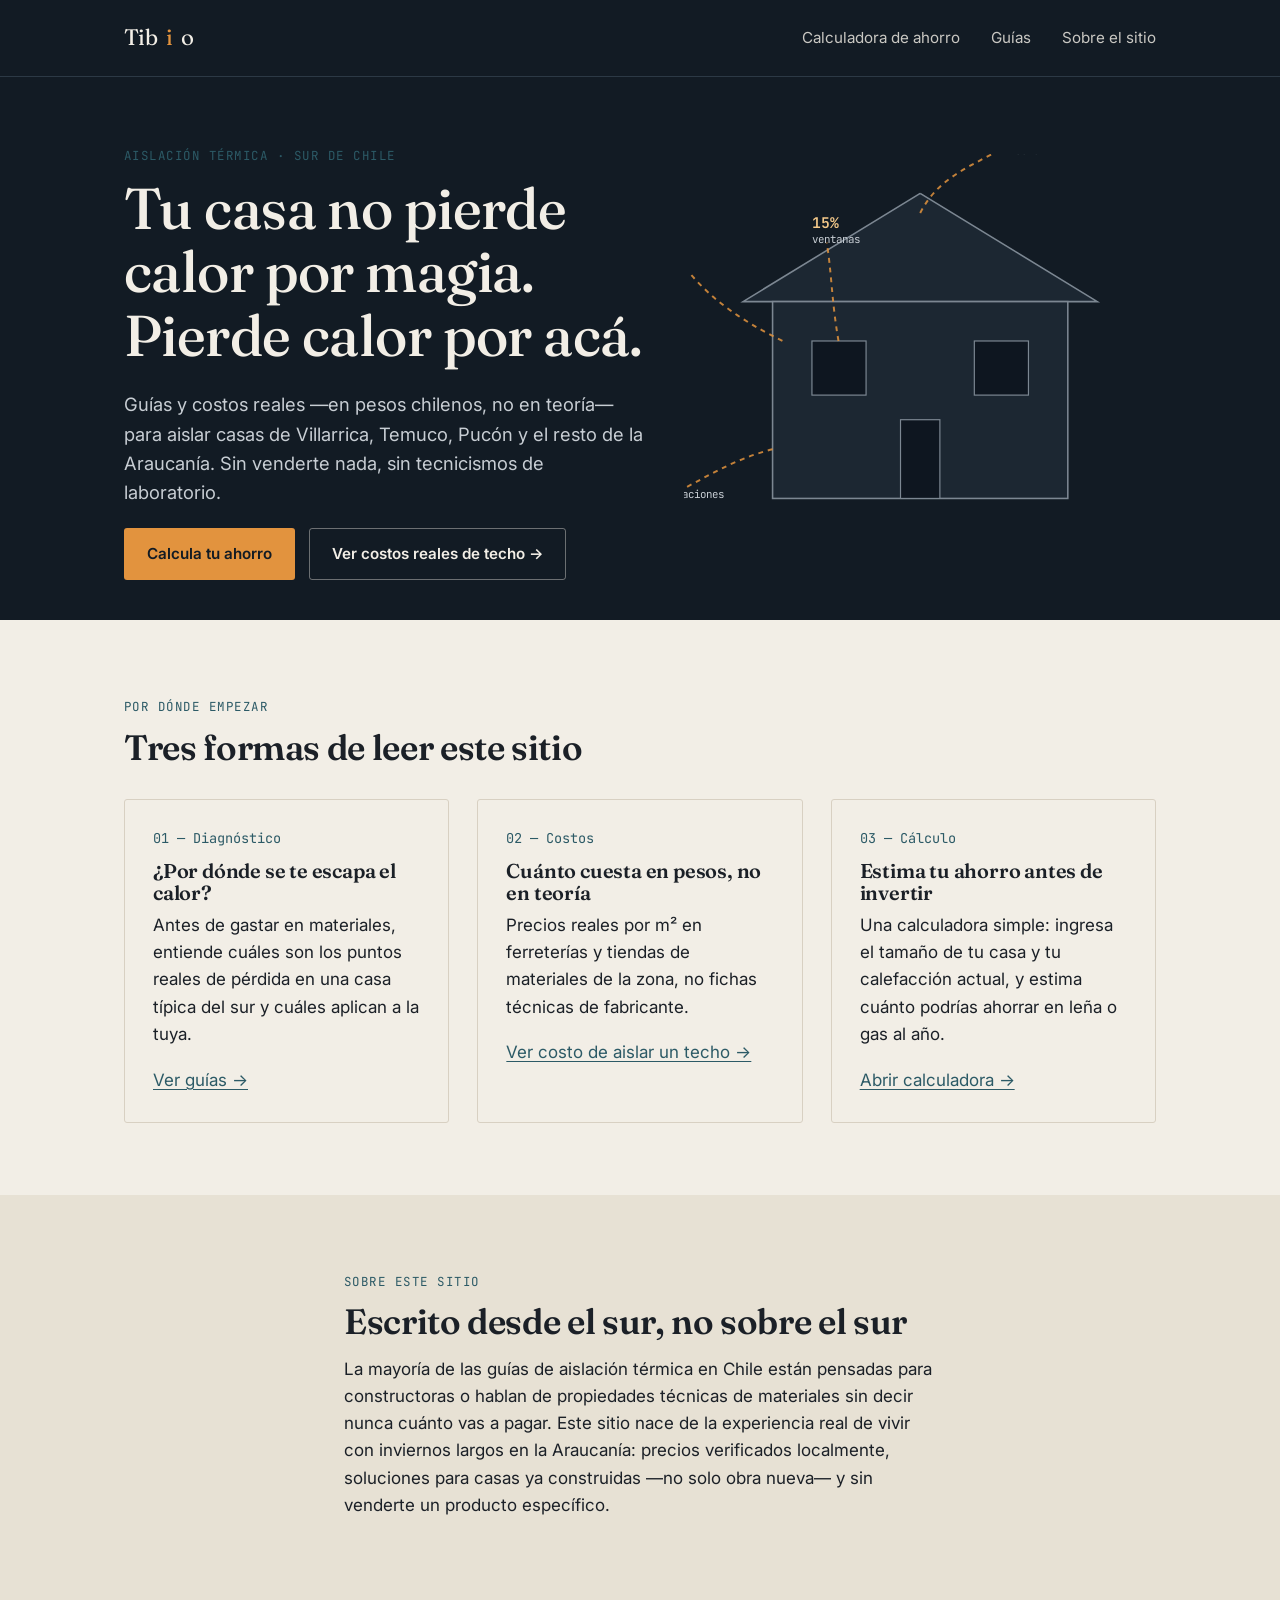
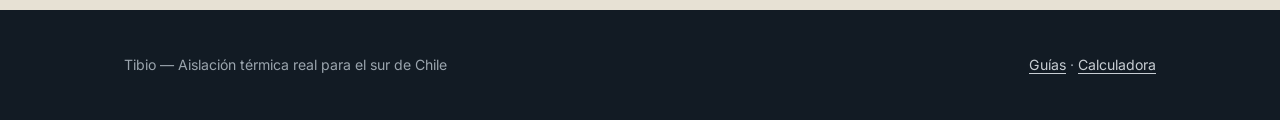
<file: index.html>
<!DOCTYPE html>
<html lang="es">
<head>
<meta charset="UTF-8">
<meta name="viewport" content="width=device-width, initial-scale=1">
<title>Tibio — Aislación térmica real para casas del sur de Chile</title>
<meta name="description" content="Guías prácticas y costos reales de aislación térmica para casas del sur de Chile: Villarrica, Temuco, Pucón y la Araucanía. Sin tecnicismos, con precios en pesos.">
<link rel="canonical" href="https://tibio.cl/">
<link rel="icon" href="data:image/svg+xml,<svg xmlns=%22http://www.w3.org/2000/svg%22 viewBox=%220 0 100 100%22><text y=%22.9em%22 font-size=%2290%22>🔥</text></svg>">

<meta property="og:type" content="website">
<meta property="og:title" content="Tibio — Aislación térmica real para el sur de Chile">
<meta property="og:description" content="Guías y costos reales de aislación térmica para casas del sur de Chile. Sin tecnicismos, con precios en pesos.">
<meta property="og:url" content="https://tibio.cl/">
<meta property="og:image" content="https://tibio.cl/images/og-cover.png">
<meta property="og:locale" content="es_CL">
<meta name="twitter:card" content="summary_large_image">
<meta name="twitter:title" content="Tibio — Aislación térmica real para el sur de Chile">
<meta name="twitter:description" content="Guías y costos reales de aislación térmica para casas del sur de Chile.">
<meta name="twitter:image" content="https://tibio.cl/images/og-cover.png">

<link rel="preconnect" href="https://fonts.googleapis.com">
<link rel="preconnect" href="https://fonts.gstatic.com" crossorigin>
<link rel="stylesheet" href="css/styles.css">

<script type="application/ld+json">
{
  "@context": "https://schema.org",
  "@type": "WebSite",
  "name": "Tibio",
  "url": "https://tibio.cl/",
  "description": "Guías y costos reales de aislación térmica para casas del sur de Chile.",
  "inLanguage": "es-CL"
}
</script>
</head>
<body>

<header class="site">
  <div class="wrap">
    <a href="index.html" class="logo">Tib<em>i</em>o</a>
    <nav class="site">
      <a href="calculadora.html">Calculadora de ahorro</a>
      <a href="blog/index.html">Guías</a>
      <a href="#sobre">Sobre el sitio</a>
    </nav>
  </div>
</header>

<section class="hero">
  <div class="wrap">
    <div>
      <span class="eyebrow">Aislación térmica · Sur de Chile</span>
      <h1>Tu casa no pierde calor por magia.<br>Pierde calor por acá.</h1>
      <p class="lede">Guías y costos reales —en pesos chilenos, no en teoría— para aislar casas de Villarrica, Temuco, Pucón y el resto de la Araucanía. Sin venderte nada, sin tecnicismos de laboratorio.</p>
      <div class="hero-actions">
        <a href="calculadora.html" class="btn btn-ember">Calcula tu ahorro</a>
        <a href="blog/costo-aislar-techo-sur-chile.html" class="btn btn-outline">Ver costos reales de techo →</a>
      </div>
    </div>
    <div>
      <svg class="house-diagram" viewBox="0 0 480 420" xmlns="http://www.w3.org/2000/svg" role="img" aria-label="Diagrama de pérdida de calor de una casa">
        <!-- techo -->
        <polygon class="house-fill" points="240,40 420,150 60,150"></polygon>
        <polyline class="house-line" points="240,40 420,150 60,150 240,40"></polyline>
        <!-- cuerpo -->
        <rect class="house-fill" x="90" y="150" width="300" height="200"></rect>
        <rect class="house-line" x="90" y="150" width="300" height="200" fill="none"></rect>
        <!-- puerta -->
        <rect x="220" y="270" width="40" height="80" fill="#0E1620" stroke="#7C8792" stroke-width="1.2"></rect>
        <!-- ventana -->
        <rect x="130" y="190" width="55" height="55" fill="#0E1620" stroke="#7C8792" stroke-width="1.2"></rect>
        <rect x="295" y="190" width="55" height="55" fill="#0E1620" stroke="#7C8792" stroke-width="1.2"></rect>
        <!-- flujos de calor saliendo -->
        <path class="heat-path" d="M240,60 C260,20 300,10 330,-10"></path>
        <path class="heat-path" d="M100,190 C60,170 30,150 5,120"></path>
        <path class="heat-path" d="M157,190 C150,150 150,120 145,90"></path>
        <path class="heat-path" d="M90,300 C50,310 20,330 -10,345"></path>
        <text x="330" y="-15" class="loss-pct">30%</text>
        <text x="330" y="0" class="loss-label">techo</text>
        <text x="-30" y="110" class="loss-pct">25%</text>
        <text x="-30" y="125" class="loss-label">muros</text>
        <text x="130" y="75" class="loss-pct">15%</text>
        <text x="130" y="90" class="loss-label">ventanas</text>
        <text x="-45" y="335" class="loss-pct">20%</text>
        <text x="-45" y="350" class="loss-label">infiltraciones</text>
      </svg>
    </div>
  </div>
  <div style="height:40px"></div>
</section>

<section>
  <div class="wrap">
    <span class="eyebrow">Por dónde empezar</span>
    <h2>Tres formas de leer este sitio</h2>
    <div class="grid-3" style="margin-top:32px">
      <div class="card">
        <span class="num">01 — Diagnóstico</span>
        <h3>¿Por dónde se te escapa el calor?</h3>
        <p>Antes de gastar en materiales, entiende cuáles son los puntos reales de pérdida en una casa típica del sur y cuáles aplican a la tuya.</p>
        <a href="blog/index.html">Ver guías →</a>
      </div>
      <div class="card">
        <span class="num">02 — Costos</span>
        <h3>Cuánto cuesta en pesos, no en teoría</h3>
        <p>Precios reales por m² en ferreterías y tiendas de materiales de la zona, no fichas técnicas de fabricante.</p>
        <a href="blog/costo-aislar-techo-sur-chile.html">Ver costo de aislar un techo →</a>
      </div>
      <div class="card">
        <span class="num">03 — Cálculo</span>
        <h3>Estima tu ahorro antes de invertir</h3>
        <p>Una calculadora simple: ingresa el tamaño de tu casa y tu calefacción actual, y estima cuánto podrías ahorrar en leña o gas al año.</p>
        <a href="calculadora.html">Abrir calculadora →</a>
      </div>
    </div>
  </div>
</section>

<section class="section-alt" id="sobre">
  <div class="wrap" style="max-width:640px">
    <span class="eyebrow">Sobre este sitio</span>
    <h2>Escrito desde el sur, no sobre el sur</h2>
    <p>La mayoría de las guías de aislación térmica en Chile están pensadas para constructoras o hablan de propiedades técnicas de materiales sin decir nunca cuánto vas a pagar. Este sitio nace de la experiencia real de vivir con inviernos largos en la Araucanía: precios verificados localmente, soluciones para casas ya construidas —no solo obra nueva— y sin venderte un producto específico.</p>
  </div>
</section>

<footer class="site">
  <div class="wrap">
    <div>Tibio — Aislación térmica real para el sur de Chile</div>
    <div><a href="blog/index.html">Guías</a> · <a href="calculadora.html">Calculadora</a></div>
  </div>
</footer>

</body>
</html>
</file>
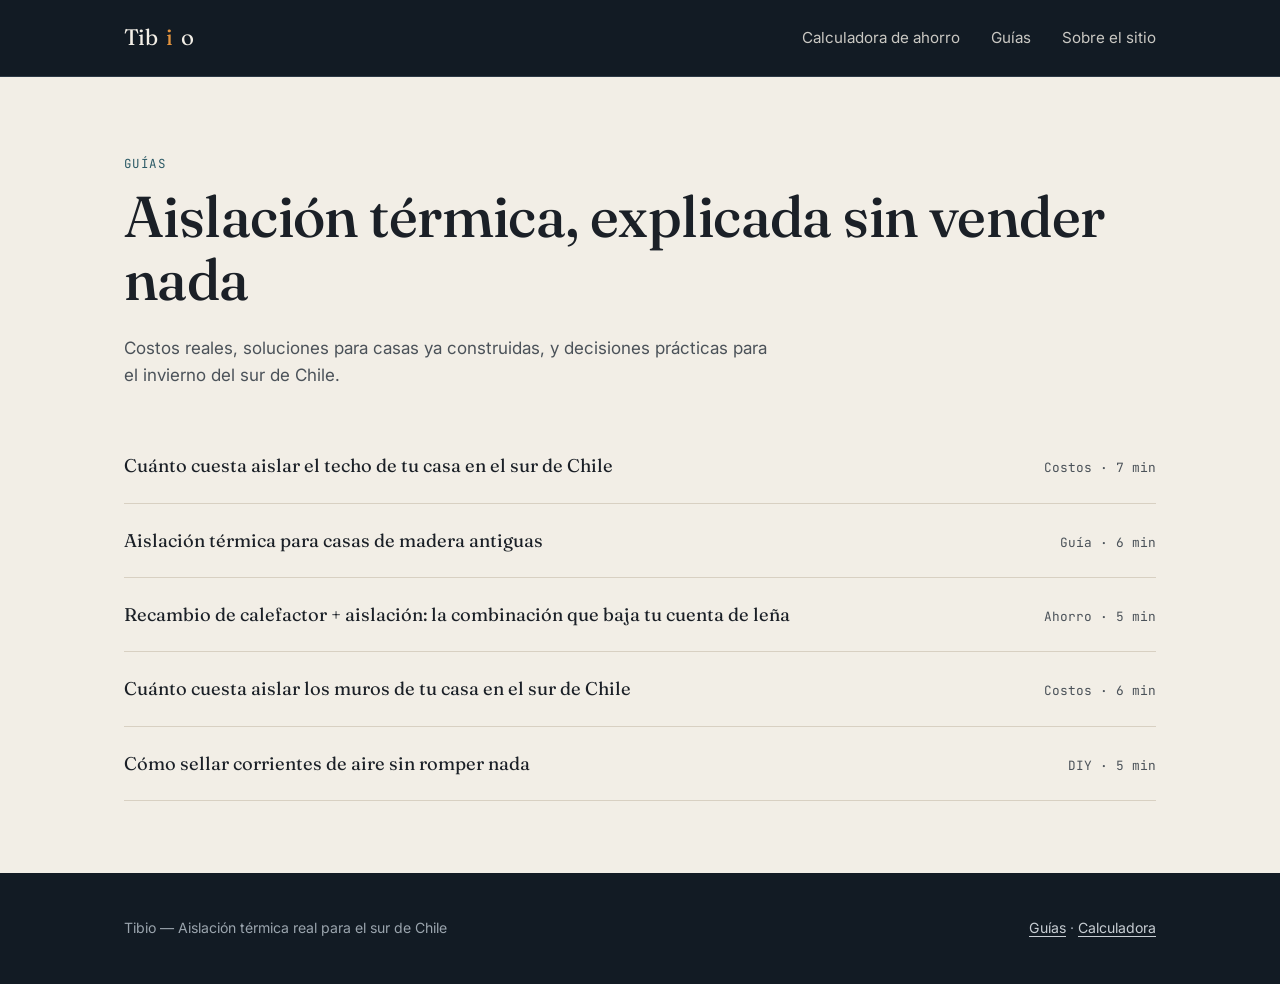
<file: blog/index.html>
<!DOCTYPE html>
<html lang="es">
<head>
<meta charset="UTF-8">
<meta name="viewport" content="width=device-width, initial-scale=1">
<title>Guías de aislación térmica — Tibio</title>
<meta name="description" content="Guías prácticas sobre aislación térmica para casas del sur de Chile: costos reales, soluciones para casas ya construidas y comparativas sin tecnicismos.">
<link rel="canonical" href="https://tibio.cl/blog/index.html">
<link rel="icon" href="data:image/svg+xml,<svg xmlns=%22http://www.w3.org/2000/svg%22 viewBox=%220 0 100 100%22><text y=%22.9em%22 font-size=%2290%22>🔥</text></svg>">

<meta property="og:type" content="website">
<meta property="og:title" content="Guías de aislación térmica — Tibio">
<meta property="og:description" content="Costos reales, soluciones para casas ya construidas y decisiones prácticas para el invierno del sur de Chile.">
<meta property="og:url" content="https://tibio.cl/blog/index.html">
<meta property="og:locale" content="es_CL">
<meta name="twitter:card" content="summary">

<link rel="preconnect" href="https://fonts.googleapis.com">
<link rel="preconnect" href="https://fonts.gstatic.com" crossorigin>
<link rel="stylesheet" href="../css/styles.css">
</head>
<body>

<header class="site">
  <div class="wrap">
    <a href="../index.html" class="logo">Tib<em>i</em>o</a>
    <nav class="site">
      <a href="../calculadora.html">Calculadora de ahorro</a>
      <a href="index.html">Guías</a>
      <a href="../index.html#sobre">Sobre el sitio</a>
    </nav>
  </div>
</header>

<section>
  <div class="wrap">
    <span class="eyebrow">Guías</span>
    <h1>Aislación térmica, explicada sin vender nada</h1>
    <p class="lede" style="color:var(--ink-soft); max-width:60ch;">Costos reales, soluciones para casas ya construidas, y decisiones prácticas para el invierno del sur de Chile.</p>

    <div class="post-list" style="margin-top:40px">
      <a class="post-row" href="costo-aislar-techo-sur-chile.html">
        <span class="post-title">Cuánto cuesta aislar el techo de tu casa en el sur de Chile</span>
        <span class="post-meta">Costos · 7 min</span>
      </a>
      <a class="post-row" href="aislacion-casas-madera-antiguas.html">
        <span class="post-title">Aislación térmica para casas de madera antiguas</span>
        <span class="post-meta">Guía · 6 min</span>
      </a>
      <a class="post-row" href="recambio-calefactor-aislacion.html">
        <span class="post-title">Recambio de calefactor + aislación: la combinación que baja tu cuenta de leña</span>
        <span class="post-meta">Ahorro · 5 min</span>
      </a>
      <a class="post-row" href="costo-aislar-muros-sur-chile.html">
        <span class="post-title">Cuánto cuesta aislar los muros de tu casa en el sur de Chile</span>
        <span class="post-meta">Costos · 6 min</span>
      </a>
      <a class="post-row" href="sellar-corrientes-de-aire.html">
        <span class="post-title">Cómo sellar corrientes de aire sin romper nada</span>
        <span class="post-meta">DIY · 5 min</span>
      </a>
    </div>
  </div>
</section>

<footer class="site">
  <div class="wrap">
    <div>Tibio — Aislación térmica real para el sur de Chile</div>
    <div><a href="index.html">Guías</a> · <a href="../calculadora.html">Calculadora</a></div>
  </div>
</footer>

</body>
</html>
</file>
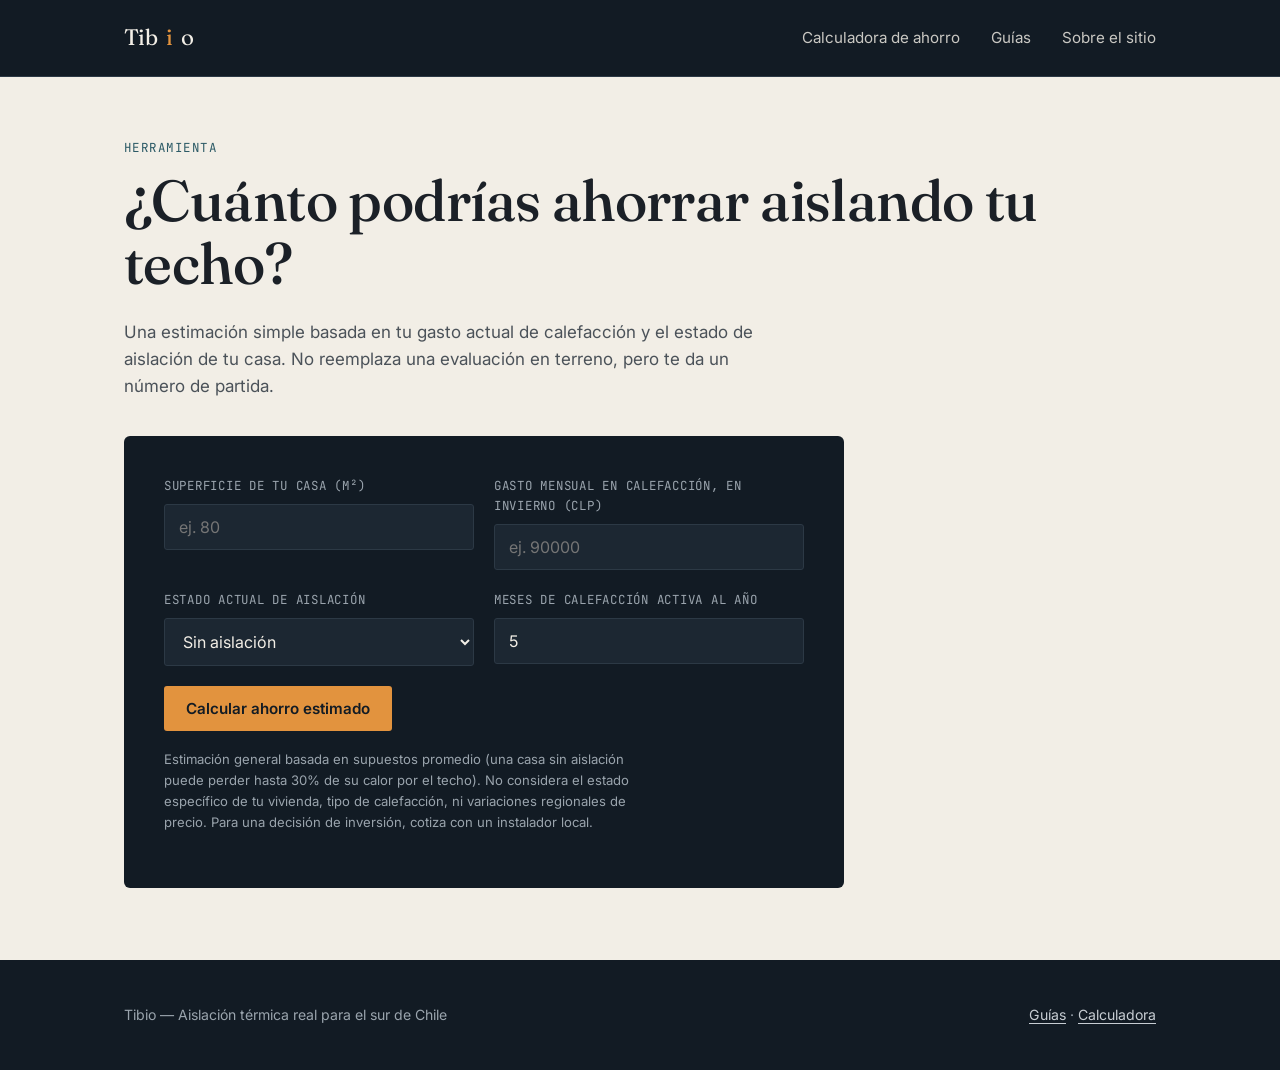
<file: calculadora.html>
<!DOCTYPE html>
<html lang="es">
<head>
<meta charset="UTF-8">
<meta name="viewport" content="width=device-width, initial-scale=1">
<title>Calculadora de ahorro por aislación térmica — Tibio</title>
<meta name="description" content="Estima cuánto podrías ahorrar al año en calefacción aislando tu techo, según el tamaño de tu casa y tu gasto actual.">
<link rel="canonical" href="https://tibio.cl/calculadora.html">
<link rel="icon" href="data:image/svg+xml,<svg xmlns=%22http://www.w3.org/2000/svg%22 viewBox=%220 0 100 100%22><text y=%22.9em%22 font-size=%2290%22>🔥</text></svg>">

<meta property="og:type" content="website">
<meta property="og:title" content="Calculadora de ahorro por aislación térmica — Tibio">
<meta property="og:description" content="Estima cuánto podrías ahorrar al año en calefacción aislando tu techo.">
<meta property="og:url" content="https://tibio.cl/calculadora.html">
<meta property="og:locale" content="es_CL">
<meta name="twitter:card" content="summary">

<link rel="preconnect" href="https://fonts.googleapis.com">
<link rel="preconnect" href="https://fonts.gstatic.com" crossorigin>
<link rel="stylesheet" href="css/styles.css">
</head>
<body>

<header class="site">
  <div class="wrap">
    <a href="index.html" class="logo">Tib<em>i</em>o</a>
    <nav class="site">
      <a href="calculadora.html">Calculadora de ahorro</a>
      <a href="blog/index.html">Guías</a>
      <a href="index.html#sobre">Sobre el sitio</a>
    </nav>
  </div>
</header>

<section style="padding-top:56px">
  <div class="wrap">
    <span class="eyebrow">Herramienta</span>
    <h1>¿Cuánto podrías ahorrar aislando tu techo?</h1>
    <p class="lede" style="color:var(--ink-soft); max-width:60ch; margin-bottom:36px;">
      Una estimación simple basada en tu gasto actual de calefacción y el estado de aislación de tu casa. No reemplaza una evaluación en terreno, pero te da un número de partida.
    </p>

    <div class="calc-box">
      <div class="calc-row">
        <div class="calc-field">
          <label for="m2">Superficie de tu casa (m²)</label>
          <input type="number" id="m2" placeholder="ej. 80" min="10" max="500">
        </div>
        <div class="calc-field">
          <label for="gasto">Gasto mensual en calefacción, en invierno (CLP)</label>
          <input type="number" id="gasto" placeholder="ej. 90000" min="0">
        </div>
      </div>
      <div class="calc-row">
        <div class="calc-field">
          <label for="aislacion">Estado actual de aislación</label>
          <select id="aislacion">
            <option value="0.30">Sin aislación</option>
            <option value="0.15">Aislación parcial o antigua</option>
            <option value="0.05">Buena aislación ya instalada</option>
          </select>
        </div>
        <div class="calc-field">
          <label for="meses">Meses de calefacción activa al año</label>
          <input type="number" id="meses" value="5" min="1" max="12">
        </div>
      </div>

      <button class="btn btn-ember" onclick="calcular()" style="border:none; cursor:pointer;">Calcular ahorro estimado</button>

      <div class="calc-result" id="resultado" style="display:none">
        <div class="big-number" id="ahorroAnual">$0</div>
        <div class="big-label">de ahorro estimado al año en calefacción</div>

        <div style="margin-top:22px; display:flex; gap:40px; flex-wrap:wrap;">
          <div>
            <div class="big-number" style="font-size:1.4rem" id="costoEstimado">$0</div>
            <div class="big-label">costo estimado de aislar el techo (referencial)</div>
          </div>
          <div>
            <div class="big-number" style="font-size:1.4rem" id="payback">—</div>
            <div class="big-label">años para recuperar la inversión</div>
          </div>
        </div>
      </div>

      <p class="calc-disclaimer">
        Estimación general basada en supuestos promedio (una casa sin aislación puede perder hasta 30% de su calor por el techo). No considera el estado específico de tu vivienda, tipo de calefacción, ni variaciones regionales de precio. Para una decisión de inversión, cotiza con un instalador local.
      </p>
    </div>
  </div>
</section>

<footer class="site">
  <div class="wrap">
    <div>Tibio — Aislación térmica real para el sur de Chile</div>
    <div><a href="blog/index.html">Guías</a> · <a href="calculadora.html">Calculadora</a></div>
  </div>
</footer>

<script>
function calcular(){
  const m2 = parseFloat(document.getElementById('m2').value) || 0;
  const gasto = parseFloat(document.getElementById('gasto').value) || 0;
  const factorAhorro = parseFloat(document.getElementById('aislacion').value);
  const meses = parseFloat(document.getElementById('meses').value) || 5;

  const gastoAnualCalefaccion = gasto * meses;
  const ahorroAnual = gastoAnualCalefaccion * factorAhorro;

  const costoPromedioM2 = 6500; // promedio referencial material + instalación
  const costoEstimado = m2 * costoPromedioM2;

  const payback = ahorroAnual > 0 ? (costoEstimado / ahorroAnual) : 0;

  document.getElementById('resultado').style.display = 'block';
  document.getElementById('ahorroAnual').innerText = '$' + Math.round(ahorroAnual).toLocaleString('es-CL');
  document.getElementById('costoEstimado').innerText = '$' + Math.round(costoEstimado).toLocaleString('es-CL');
  document.getElementById('payback').innerText = payback > 0 ? (payback.toFixed(1) + ' años') : '—';
}
</script>

</body>
</html>
</file>
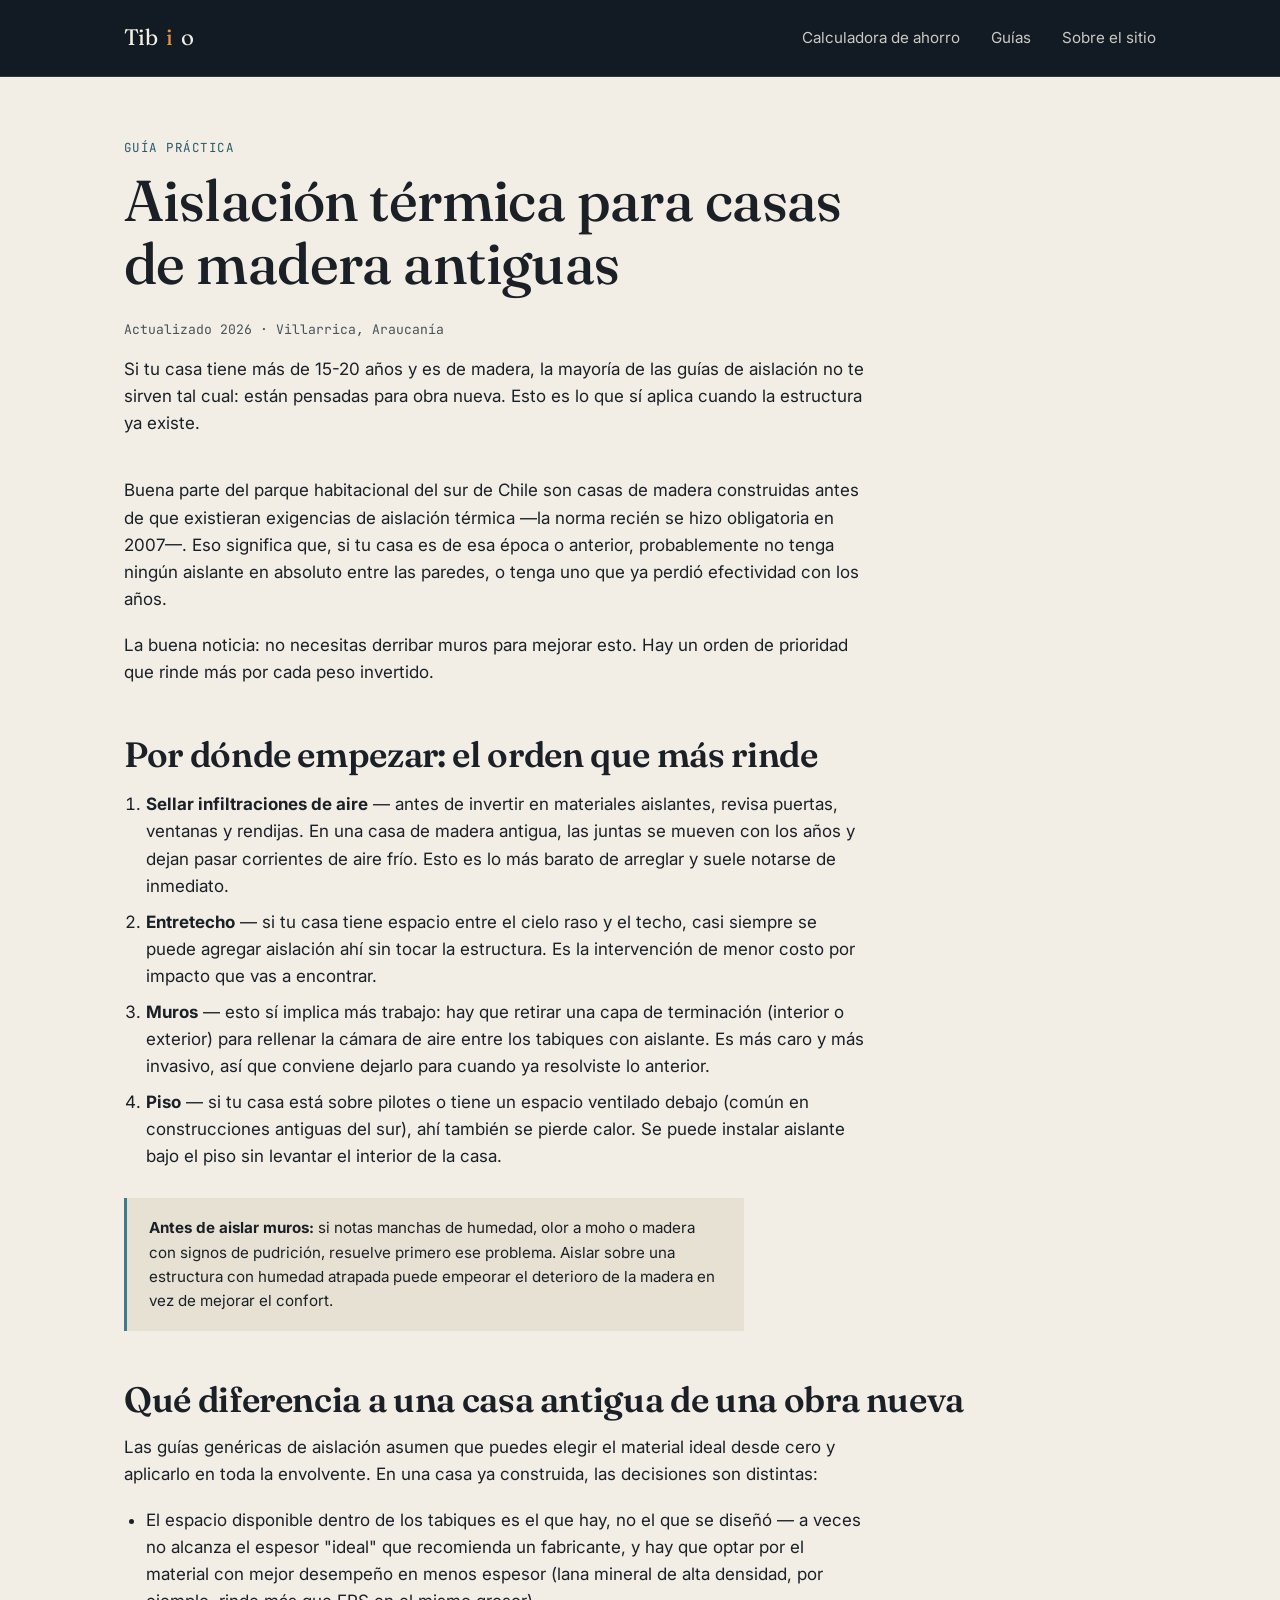
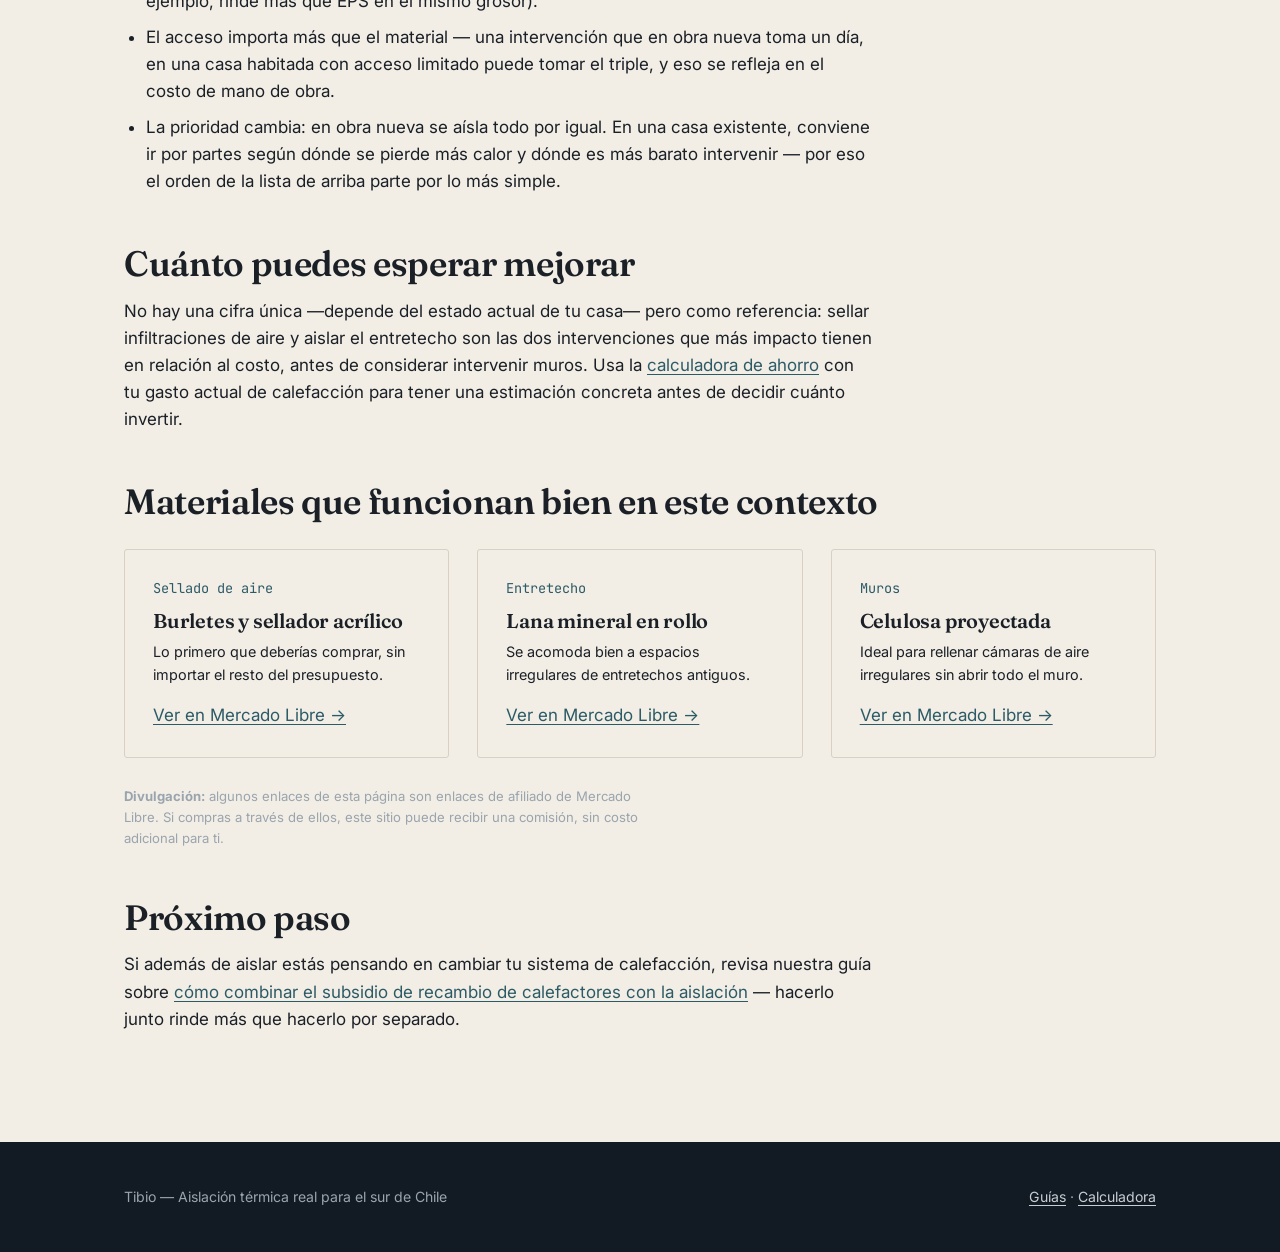
<file: blog/aislacion-casas-madera-antiguas.html>
<!DOCTYPE html>
<html lang="es">
<head>
<meta charset="UTF-8">
<meta name="viewport" content="width=device-width, initial-scale=1">
<title>Aislación térmica para casas de madera antiguas: guía práctica — Tibio</title>
<meta name="description" content="Guía práctica para aislar casas de madera antiguas en el sur de Chile sin romper la estructura: dónde priorizar y qué soluciones aplican a construcciones existentes.">
<link rel="canonical" href="https://tibio.cl/blog/aislacion-casas-madera-antiguas.html">
<link rel="icon" href="data:image/svg+xml,<svg xmlns=%22http://www.w3.org/2000/svg%22 viewBox=%220 0 100 100%22><text y=%22.9em%22 font-size=%2290%22>🔥</text></svg>">

<meta property="og:type" content="article">
<meta property="og:title" content="Aislación térmica para casas de madera antiguas">
<meta property="og:description" content="Guía práctica para aislar casas de madera antiguas en el sur de Chile sin romper la estructura.">
<meta property="og:url" content="https://tibio.cl/blog/aislacion-casas-madera-antiguas.html">
<meta property="og:image" content="https://tibio.cl/images/og-cover.png">
<meta property="og:locale" content="es_CL">
<meta name="twitter:card" content="summary_large_image">

<link rel="preconnect" href="https://fonts.googleapis.com">
<link rel="preconnect" href="https://fonts.gstatic.com" crossorigin>
<link rel="stylesheet" href="../css/styles.css">

<script type="application/ld+json">
{
  "@context": "https://schema.org",
  "@type": "Article",
  "headline": "Aislación térmica para casas de madera antiguas: guía práctica",
  "description": "Guía práctica para aislar casas de madera antiguas en el sur de Chile sin romper la estructura.",
  "author": { "@type": "Organization", "name": "Tibio" },
  "publisher": { "@type": "Organization", "name": "Tibio" },
  "datePublished": "2026-07-05",
  "dateModified": "2026-07-05",
  "inLanguage": "es-CL",
  "mainEntityOfPage": "https://tibio.cl/blog/aislacion-casas-madera-antiguas.html"
}
</script>
</head>
<body>

<header class="site">
  <div class="wrap">
    <a href="../index.html" class="logo">Tib<em>i</em>o</a>
    <nav class="site">
      <a href="../calculadora.html">Calculadora de ahorro</a>
      <a href="index.html">Guías</a>
      <a href="../index.html#sobre">Sobre el sitio</a>
    </nav>
  </div>
</header>

<script src="../js/afiliados.js"></script>

<article class="post">
  <div class="wrap">
    <div class="post-header">
      <span class="eyebrow">Guía práctica</span>
      <h1>Aislación térmica para casas de madera antiguas</h1>
      <div class="post-meta-line">Actualizado 2026 · Villarrica, Araucanía</div>
      <p class="lede">Si tu casa tiene más de 15-20 años y es de madera, la mayoría de las guías de aislación no te sirven tal cual: están pensadas para obra nueva. Esto es lo que sí aplica cuando la estructura ya existe.</p>
    </div>

    <p>Buena parte del parque habitacional del sur de Chile son casas de madera construidas antes de que existieran exigencias de aislación térmica —la norma recién se hizo obligatoria en 2007—. Eso significa que, si tu casa es de esa época o anterior, probablemente no tenga ningún aislante en absoluto entre las paredes, o tenga uno que ya perdió efectividad con los años.</p>

    <p>La buena noticia: no necesitas derribar muros para mejorar esto. Hay un orden de prioridad que rinde más por cada peso invertido.</p>

    <h2>Por dónde empezar: el orden que más rinde</h2>
    <ol>
      <li><strong>Sellar infiltraciones de aire</strong> — antes de invertir en materiales aislantes, revisa puertas, ventanas y rendijas. En una casa de madera antigua, las juntas se mueven con los años y dejan pasar corrientes de aire frío. Esto es lo más barato de arreglar y suele notarse de inmediato.</li>
      <li><strong>Entretecho</strong> — si tu casa tiene espacio entre el cielo raso y el techo, casi siempre se puede agregar aislación ahí sin tocar la estructura. Es la intervención de menor costo por impacto que vas a encontrar.</li>
      <li><strong>Muros</strong> — esto sí implica más trabajo: hay que retirar una capa de terminación (interior o exterior) para rellenar la cámara de aire entre los tabiques con aislante. Es más caro y más invasivo, así que conviene dejarlo para cuando ya resolviste lo anterior.</li>
      <li><strong>Piso</strong> — si tu casa está sobre pilotes o tiene un espacio ventilado debajo (común en construcciones antiguas del sur), ahí también se pierde calor. Se puede instalar aislante bajo el piso sin levantar el interior de la casa.</li>
    </ol>

    <div class="callout">
      <strong>Antes de aislar muros:</strong> si notas manchas de humedad, olor a moho o madera con signos de pudrición, resuelve primero ese problema. Aislar sobre una estructura con humedad atrapada puede empeorar el deterioro de la madera en vez de mejorar el confort.
    </div>

    <h2>Qué diferencia a una casa antigua de una obra nueva</h2>
    <p>Las guías genéricas de aislación asumen que puedes elegir el material ideal desde cero y aplicarlo en toda la envolvente. En una casa ya construida, las decisiones son distintas:</p>
    <ul>
      <li>El espacio disponible dentro de los tabiques es el que hay, no el que se diseñó — a veces no alcanza el espesor "ideal" que recomienda un fabricante, y hay que optar por el material con mejor desempeño en menos espesor (lana mineral de alta densidad, por ejemplo, rinde más que EPS en el mismo grosor).</li>
      <li>El acceso importa más que el material — una intervención que en obra nueva toma un día, en una casa habitada con acceso limitado puede tomar el triple, y eso se refleja en el costo de mano de obra.</li>
      <li>La prioridad cambia: en obra nueva se aísla todo por igual. En una casa existente, conviene ir por partes según dónde se pierde más calor y dónde es más barato intervenir — por eso el orden de la lista de arriba parte por lo más simple.</li>
    </ul>

    <h2>Cuánto puedes esperar mejorar</h2>
    <p>No hay una cifra única —depende del estado actual de tu casa— pero como referencia: sellar infiltraciones de aire y aislar el entretecho son las dos intervenciones que más impacto tienen en relación al costo, antes de considerar intervenir muros. Usa la <a href="../calculadora.html">calculadora de ahorro</a> con tu gasto actual de calefacción para tener una estimación concreta antes de decidir cuánto invertir.</p>

    <h2>Materiales que funcionan bien en este contexto</h2>
    <div class="grid-3" style="margin:28px 0">
      <div class="card">
        <span class="num">Sellado de aire</span>
        <h3>Burletes y sellador acrílico</h3>
        <p style="font-size:0.9rem">Lo primero que deberías comprar, sin importar el resto del presupuesto.</p>
        <a href="#" class="afiliado-link" data-producto="sellado">Ver en Mercado Libre →</a>
      </div>
      <div class="card">
        <span class="num">Entretecho</span>
        <h3>Lana mineral en rollo</h3>
        <p style="font-size:0.9rem">Se acomoda bien a espacios irregulares de entretechos antiguos.</p>
        <a href="#" class="afiliado-link" data-producto="lana-mineral">Ver en Mercado Libre →</a>
      </div>
      <div class="card">
        <span class="num">Muros</span>
        <h3>Celulosa proyectada</h3>
        <p style="font-size:0.9rem">Ideal para rellenar cámaras de aire irregulares sin abrir todo el muro.</p>
        <a href="#" class="afiliado-link" data-producto="celulosa">Ver en Mercado Libre →</a>
      </div>
    </div>

    <p class="calc-disclaimer" style="max-width:68ch">
      <strong>Divulgación:</strong> algunos enlaces de esta página son enlaces de afiliado de Mercado Libre. Si compras a través de ellos, este sitio puede recibir una comisión, sin costo adicional para ti.
    </p>

    <h2>Próximo paso</h2>
    <p>Si además de aislar estás pensando en cambiar tu sistema de calefacción, revisa nuestra guía sobre <a href="recambio-calefactor-aislacion.html">cómo combinar el subsidio de recambio de calefactores con la aislación</a> — hacerlo junto rinde más que hacerlo por separado.</p>
  </div>
</article>

<footer class="site">
  <div class="wrap">
    <div>Tibio — Aislación térmica real para el sur de Chile</div>
    <div><a href="index.html">Guías</a> · <a href="../calculadora.html">Calculadora</a></div>
  </div>
</footer>

</body>
</html>
</file>
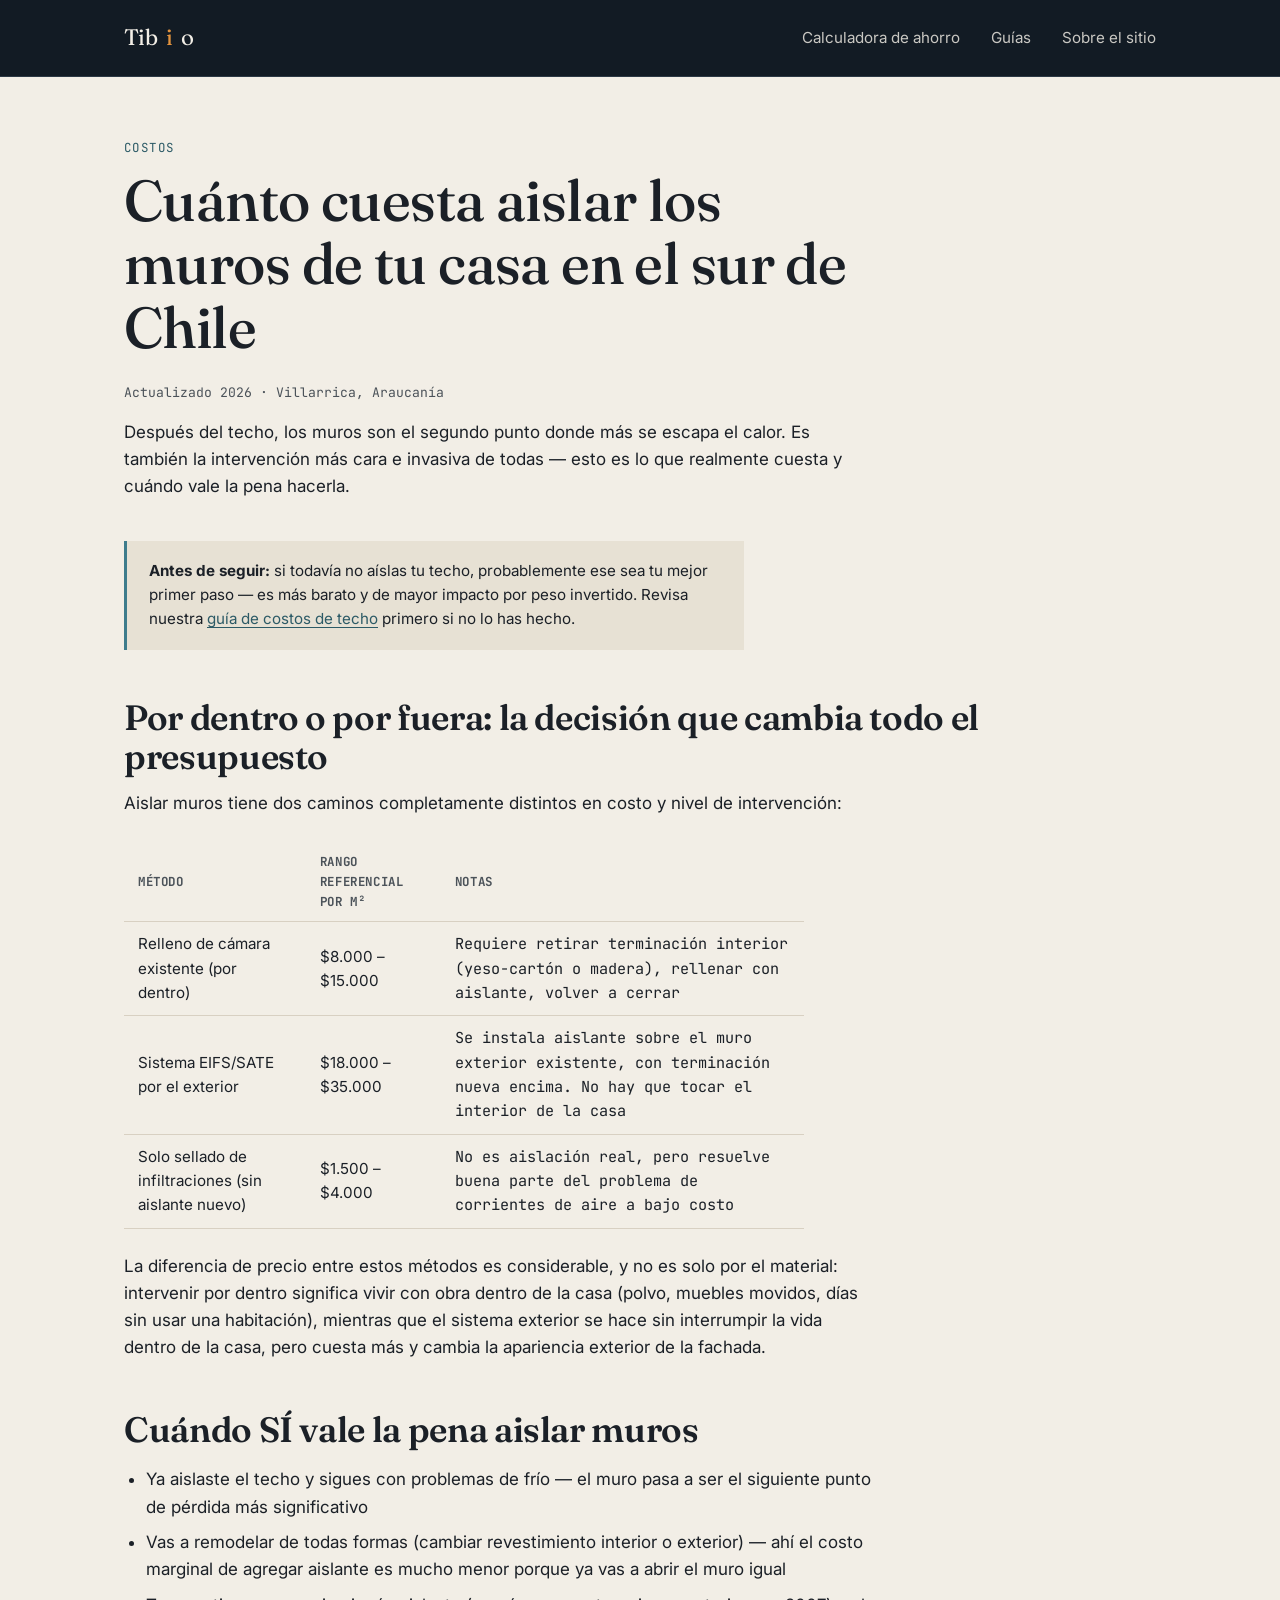
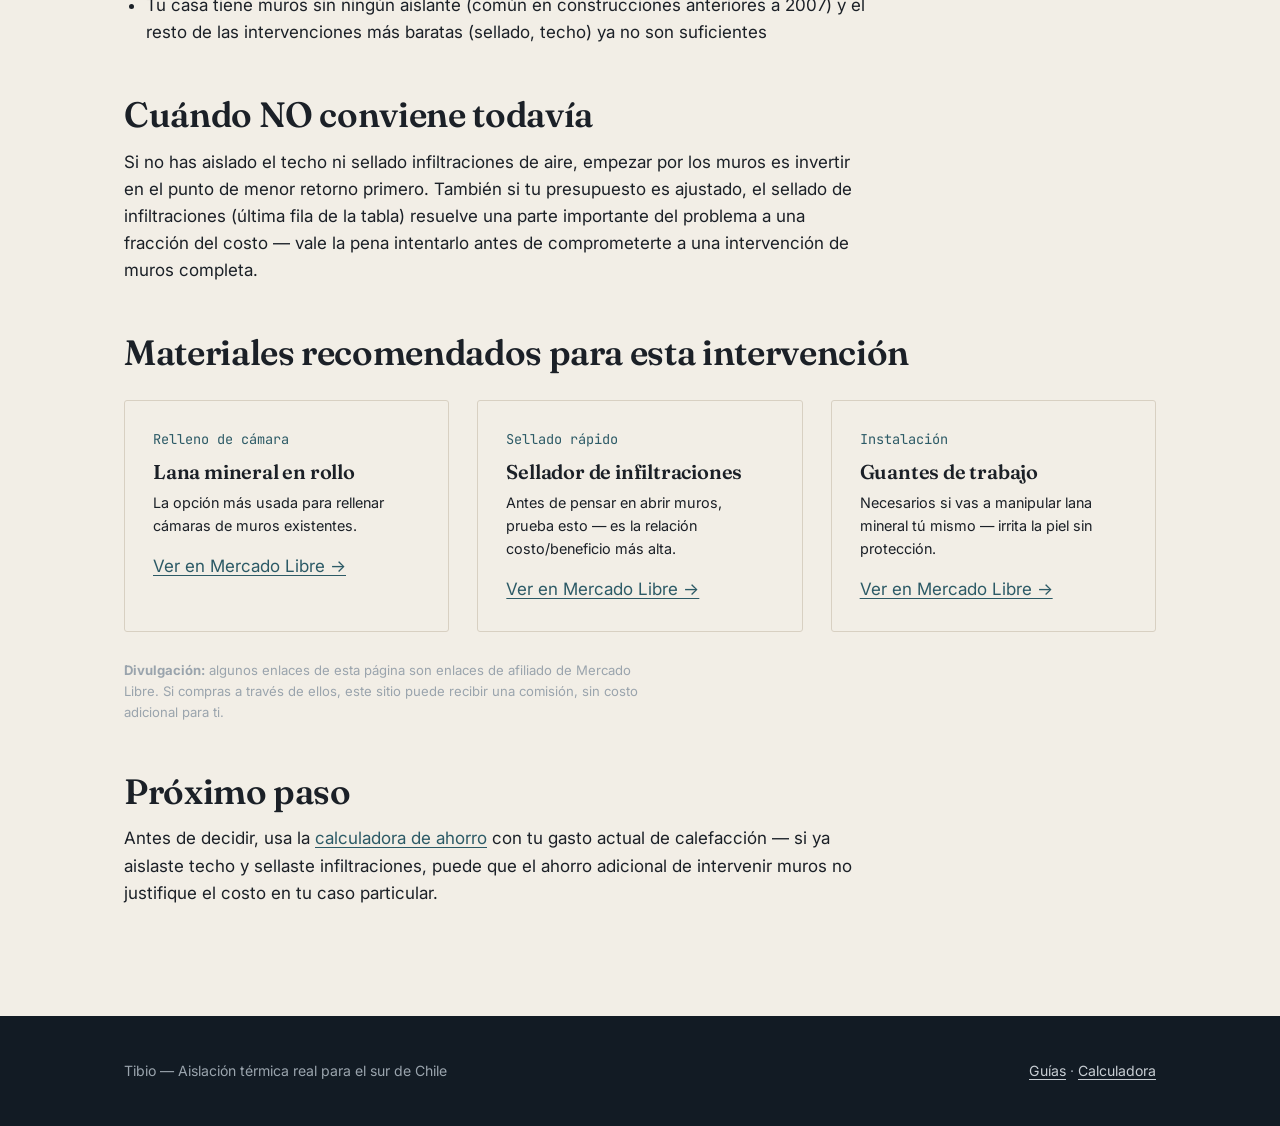
<file: blog/costo-aislar-muros-sur-chile.html>
<!DOCTYPE html>
<html lang="es">
<head>
<meta charset="UTF-8">
<meta name="viewport" content="width=device-width, initial-scale=1">
<title>Cuánto cuesta aislar los muros de tu casa en el sur de Chile — Tibio</title>
<meta name="description" content="Precios referenciales para aislar muros en casas del sur de Chile, diferencias entre intervenir por dentro o por fuera, y cuándo conviene frente a aislar el techo primero.">
<link rel="canonical" href="https://tibio.cl/blog/costo-aislar-muros-sur-chile.html">
<link rel="icon" href="data:image/svg+xml,<svg xmlns=%22http://www.w3.org/2000/svg%22 viewBox=%220 0 100 100%22><text y=%22.9em%22 font-size=%2290%22>🔥</text></svg>">

<meta property="og:type" content="article">
<meta property="og:title" content="Cuánto cuesta aislar los muros de tu casa en el sur de Chile">
<meta property="og:description" content="Precios referenciales para aislar muros en casas del sur de Chile y cuándo conviene frente a aislar el techo primero.">
<meta property="og:url" content="https://tibio.cl/blog/costo-aislar-muros-sur-chile.html">
<meta property="og:image" content="https://tibio.cl/images/og-cover.png">
<meta property="og:locale" content="es_CL">
<meta name="twitter:card" content="summary_large_image">

<link rel="preconnect" href="https://fonts.googleapis.com">
<link rel="preconnect" href="https://fonts.gstatic.com" crossorigin>
<link rel="stylesheet" href="../css/styles.css">

<script type="application/ld+json">
{
  "@context": "https://schema.org",
  "@type": "Article",
  "headline": "Cuánto cuesta aislar los muros de tu casa en el sur de Chile",
  "description": "Precios referenciales para aislar muros en casas del sur de Chile y cuándo conviene frente a aislar el techo primero.",
  "author": { "@type": "Organization", "name": "Tibio" },
  "publisher": { "@type": "Organization", "name": "Tibio" },
  "datePublished": "2026-07-05",
  "dateModified": "2026-07-05",
  "inLanguage": "es-CL",
  "mainEntityOfPage": "https://tibio.cl/blog/costo-aislar-muros-sur-chile.html"
}
</script>
</head>
<body>

<header class="site">
  <div class="wrap">
    <a href="../index.html" class="logo">Tib<em>i</em>o</a>
    <nav class="site">
      <a href="../calculadora.html">Calculadora de ahorro</a>
      <a href="index.html">Guías</a>
      <a href="../index.html#sobre">Sobre el sitio</a>
    </nav>
  </div>
</header>

<script src="../js/afiliados.js"></script>

<article class="post">
  <div class="wrap">
    <div class="post-header">
      <span class="eyebrow">Costos</span>
      <h1>Cuánto cuesta aislar los muros de tu casa en el sur de Chile</h1>
      <div class="post-meta-line">Actualizado 2026 · Villarrica, Araucanía</div>
      <p class="lede">Después del techo, los muros son el segundo punto donde más se escapa el calor. Es también la intervención más cara e invasiva de todas — esto es lo que realmente cuesta y cuándo vale la pena hacerla.</p>
    </div>

    <div class="callout">
      <strong>Antes de seguir:</strong> si todavía no aíslas tu techo, probablemente ese sea tu mejor primer paso — es más barato y de mayor impacto por peso invertido. Revisa nuestra <a href="costo-aislar-techo-sur-chile.html">guía de costos de techo</a> primero si no lo has hecho.
    </div>

    <h2>Por dentro o por fuera: la decisión que cambia todo el presupuesto</h2>
    <p>Aislar muros tiene dos caminos completamente distintos en costo y nivel de intervención:</p>

    <table class="price-table">
      <thead>
        <tr><th>Método</th><th>Rango referencial por m²</th><th>Notas</th></tr>
      </thead>
      <tbody>
        <tr><td>Relleno de cámara existente (por dentro)</td><td>$8.000 – $15.000</td><td>Requiere retirar terminación interior (yeso-cartón o madera), rellenar con aislante, volver a cerrar</td></tr>
        <tr><td>Sistema EIFS/SATE por el exterior</td><td>$18.000 – $35.000</td><td>Se instala aislante sobre el muro exterior existente, con terminación nueva encima. No hay que tocar el interior de la casa</td></tr>
        <tr><td>Solo sellado de infiltraciones (sin aislante nuevo)</td><td>$1.500 – $4.000</td><td>No es aislación real, pero resuelve buena parte del problema de corrientes de aire a bajo costo</td></tr>
      </tbody>
    </table>

    <p>La diferencia de precio entre estos métodos es considerable, y no es solo por el material: intervenir por dentro significa vivir con obra dentro de la casa (polvo, muebles movidos, días sin usar una habitación), mientras que el sistema exterior se hace sin interrumpir la vida dentro de la casa, pero cuesta más y cambia la apariencia exterior de la fachada.</p>

    <h2>Cuándo SÍ vale la pena aislar muros</h2>
    <ul>
      <li>Ya aislaste el techo y sigues con problemas de frío — el muro pasa a ser el siguiente punto de pérdida más significativo</li>
      <li>Vas a remodelar de todas formas (cambiar revestimiento interior o exterior) — ahí el costo marginal de agregar aislante es mucho menor porque ya vas a abrir el muro igual</li>
      <li>Tu casa tiene muros sin ningún aislante (común en construcciones anteriores a 2007) y el resto de las intervenciones más baratas (sellado, techo) ya no son suficientes</li>
    </ul>

    <h2>Cuándo NO conviene todavía</h2>
    <p>Si no has aislado el techo ni sellado infiltraciones de aire, empezar por los muros es invertir en el punto de menor retorno primero. También si tu presupuesto es ajustado, el sellado de infiltraciones (última fila de la tabla) resuelve una parte importante del problema a una fracción del costo — vale la pena intentarlo antes de comprometerte a una intervención de muros completa.</p>

    <h2>Materiales recomendados para esta intervención</h2>
    <div class="grid-3" style="margin:28px 0">
      <div class="card">
        <span class="num">Relleno de cámara</span>
        <h3>Lana mineral en rollo</h3>
        <p style="font-size:0.9rem">La opción más usada para rellenar cámaras de muros existentes.</p>
        <a href="#" class="afiliado-link" data-producto="lana-mineral">Ver en Mercado Libre →</a>
      </div>
      <div class="card">
        <span class="num">Sellado rápido</span>
        <h3>Sellador de infiltraciones</h3>
        <p style="font-size:0.9rem">Antes de pensar en abrir muros, prueba esto — es la relación costo/beneficio más alta.</p>
        <a href="#" class="afiliado-link" data-producto="sellado">Ver en Mercado Libre →</a>
      </div>
      <div class="card">
        <span class="num">Instalación</span>
        <h3>Guantes de trabajo</h3>
        <p style="font-size:0.9rem">Necesarios si vas a manipular lana mineral tú mismo — irrita la piel sin protección.</p>
        <a href="#" class="afiliado-link" data-producto="guantes">Ver en Mercado Libre →</a>
      </div>
    </div>

    <p class="calc-disclaimer" style="max-width:68ch">
      <strong>Divulgación:</strong> algunos enlaces de esta página son enlaces de afiliado de Mercado Libre. Si compras a través de ellos, este sitio puede recibir una comisión, sin costo adicional para ti.
    </p>

    <h2>Próximo paso</h2>
    <p>Antes de decidir, usa la <a href="../calculadora.html">calculadora de ahorro</a> con tu gasto actual de calefacción — si ya aislaste techo y sellaste infiltraciones, puede que el ahorro adicional de intervenir muros no justifique el costo en tu caso particular.</p>
  </div>
</article>

<footer class="site">
  <div class="wrap">
    <div>Tibio — Aislación térmica real para el sur de Chile</div>
    <div><a href="index.html">Guías</a> · <a href="../calculadora.html">Calculadora</a></div>
  </div>
</footer>

</body>
</html>
</file>
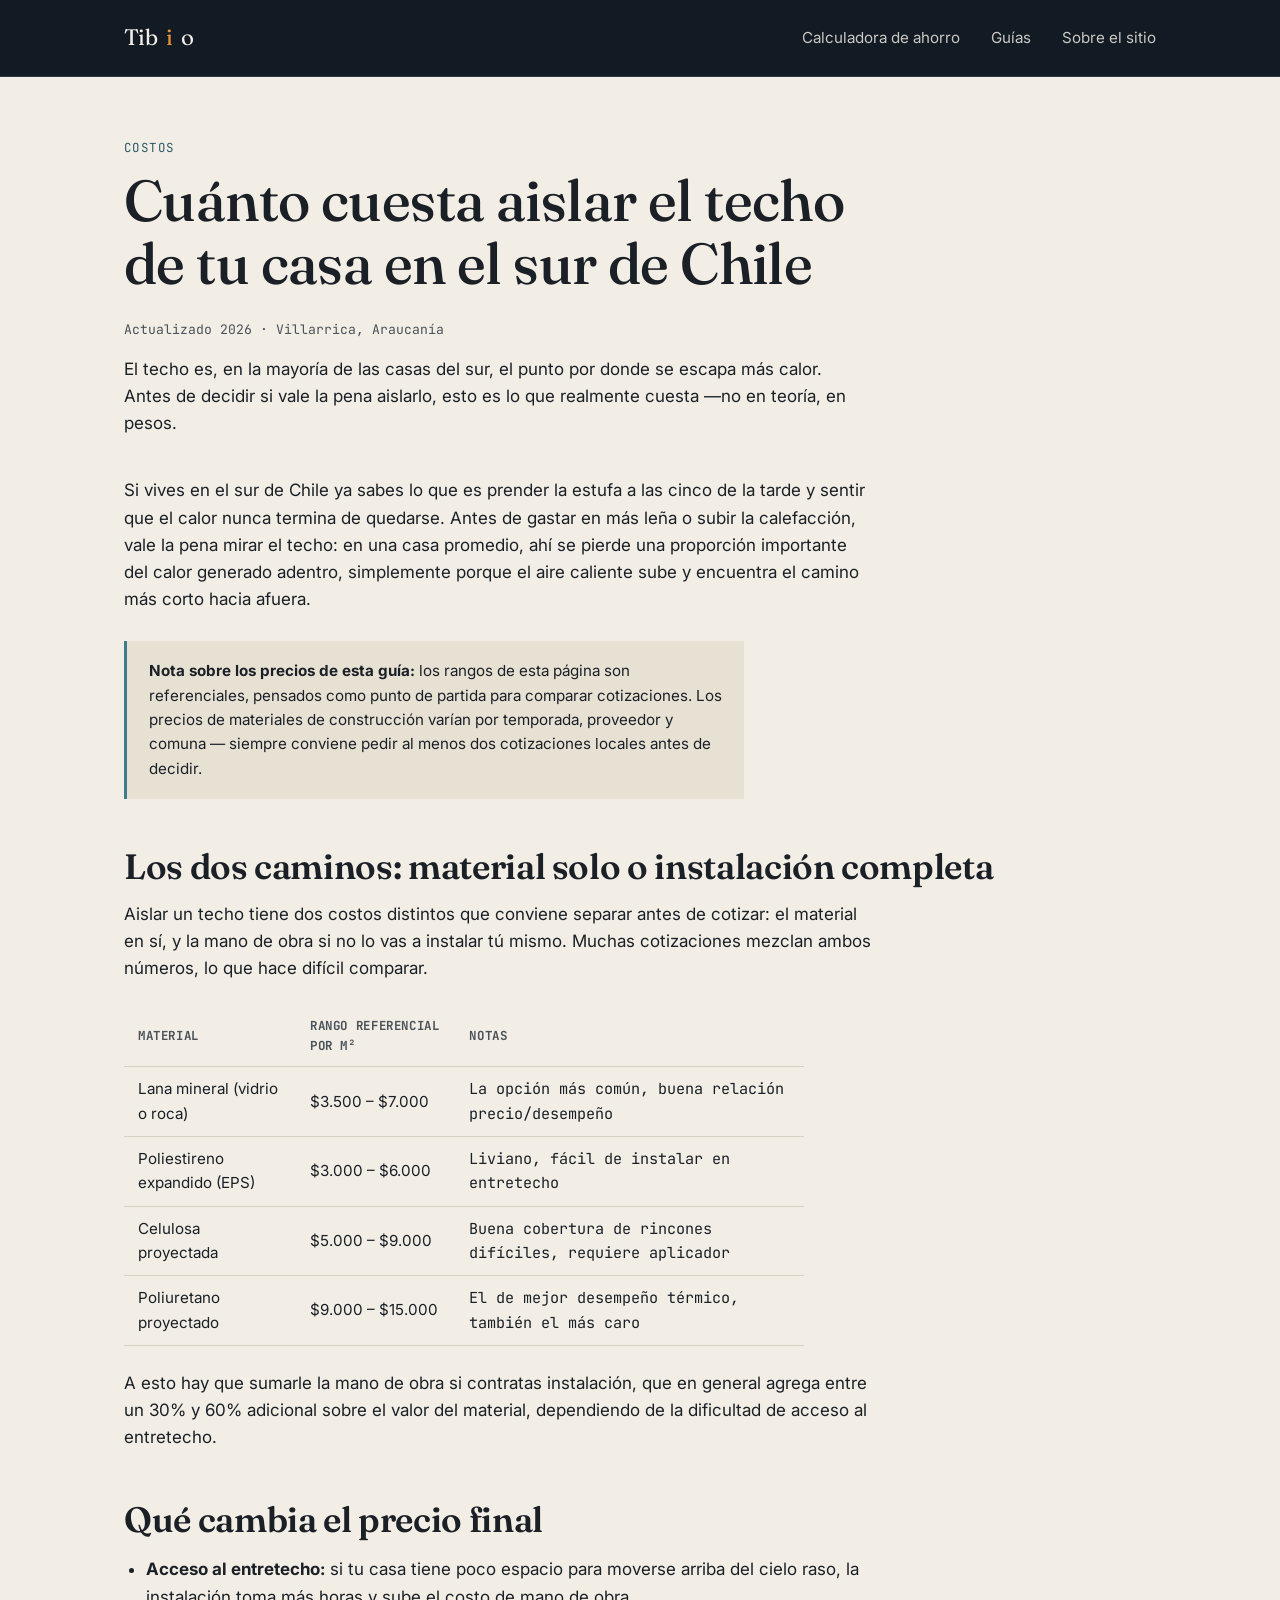
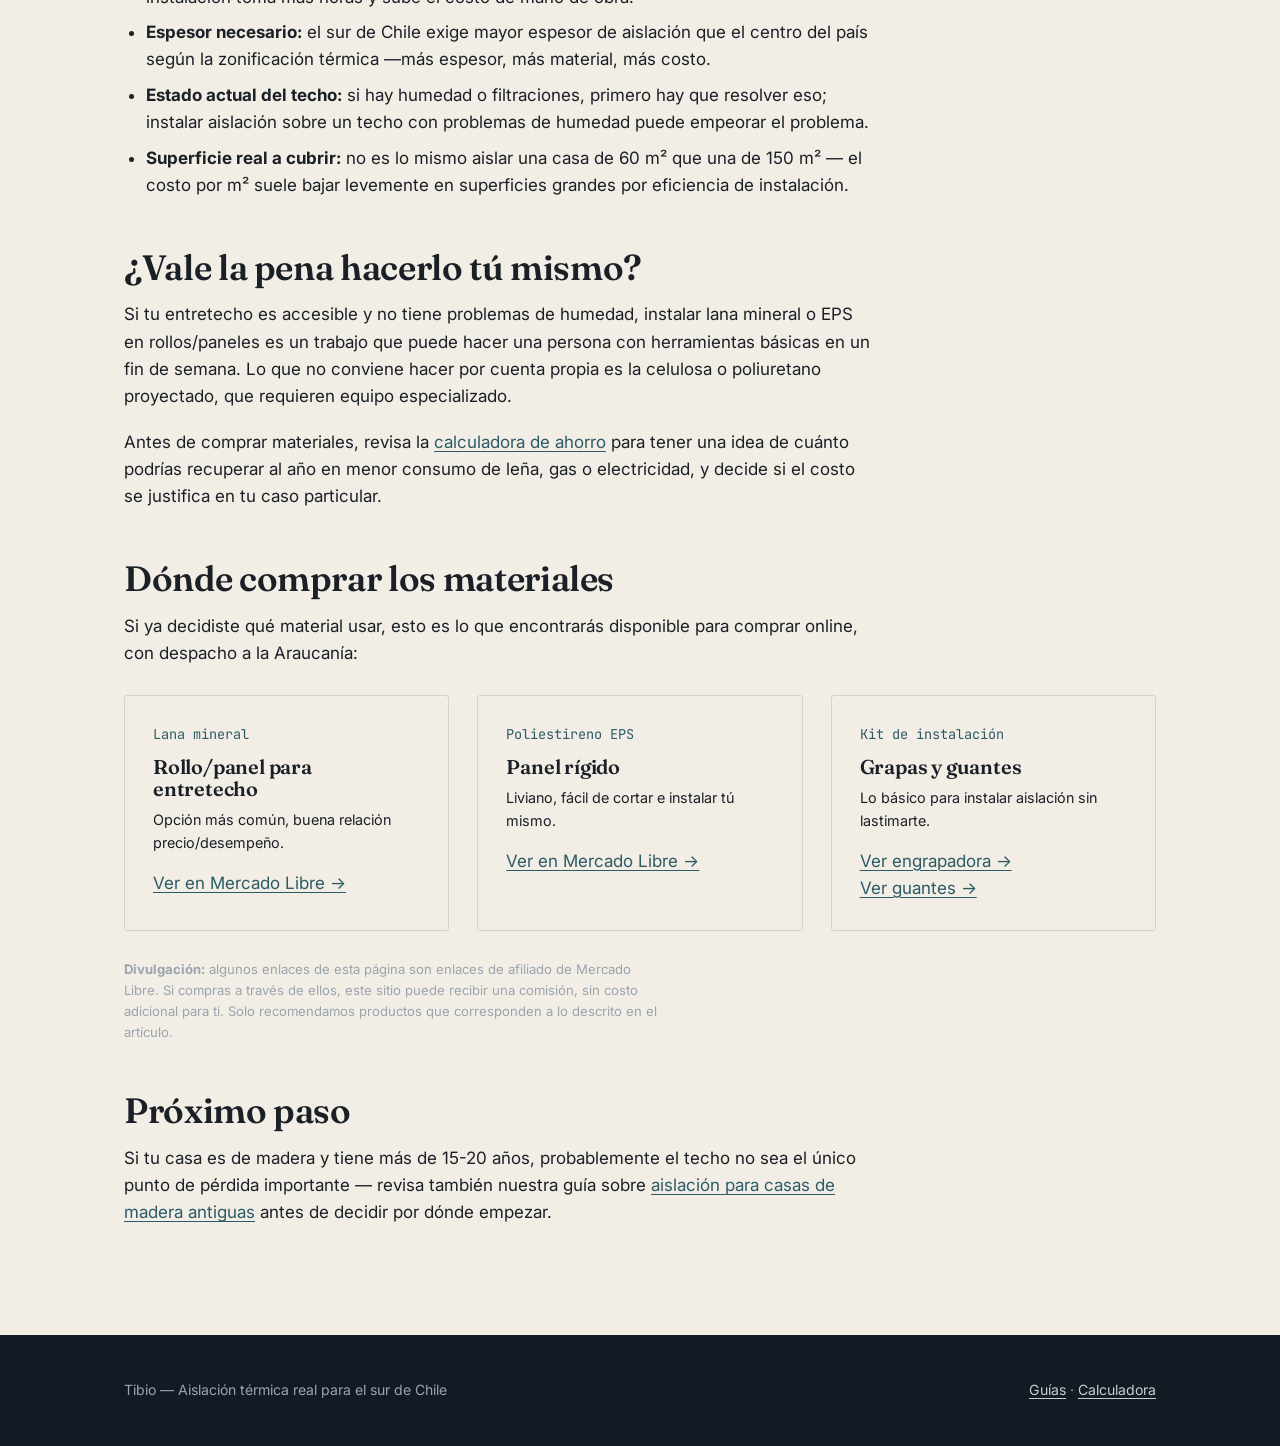
<file: blog/costo-aislar-techo-sur-chile.html>
<!DOCTYPE html>
<html lang="es">
<head>
<meta charset="UTF-8">
<meta name="viewport" content="width=device-width, initial-scale=1">
<title>Cuánto cuesta aislar el techo de tu casa en el sur de Chile — Tibio</title>
<meta name="description" content="Rangos de precio referenciales para aislar el techo de una casa en el sur de Chile: materiales, mano de obra y qué factores cambian el costo final.">
<link rel="canonical" href="https://tibio.cl/blog/costo-aislar-techo-sur-chile.html">
<link rel="icon" href="data:image/svg+xml,<svg xmlns=%22http://www.w3.org/2000/svg%22 viewBox=%220 0 100 100%22><text y=%22.9em%22 font-size=%2290%22>🔥</text></svg>">

<meta property="og:type" content="article">
<meta property="og:title" content="Cuánto cuesta aislar el techo de tu casa en el sur de Chile">
<meta property="og:description" content="Rangos de precio referenciales para aislar el techo de una casa en el sur de Chile: materiales, mano de obra y qué factores cambian el costo final.">
<meta property="og:url" content="https://tibio.cl/blog/costo-aislar-techo-sur-chile.html">
<meta property="og:image" content="https://tibio.cl/images/og-cover.png">
<meta property="og:locale" content="es_CL">
<meta name="twitter:card" content="summary_large_image">
<meta name="twitter:title" content="Cuánto cuesta aislar el techo de tu casa en el sur de Chile">
<meta name="twitter:description" content="Rangos de precio referenciales para aislar el techo de una casa en el sur de Chile.">
<meta name="twitter:image" content="https://tibio.cl/images/og-cover.png">

<link rel="preconnect" href="https://fonts.googleapis.com">
<link rel="preconnect" href="https://fonts.gstatic.com" crossorigin>
<link rel="stylesheet" href="../css/styles.css">

<script type="application/ld+json">
{
  "@context": "https://schema.org",
  "@type": "Article",
  "headline": "Cuánto cuesta aislar el techo de tu casa en el sur de Chile",
  "description": "Rangos de precio referenciales para aislar el techo de una casa en el sur de Chile: materiales, mano de obra y qué factores cambian el costo final.",
  "author": { "@type": "Organization", "name": "Tibio" },
  "publisher": { "@type": "Organization", "name": "Tibio" },
  "datePublished": "2026-07-05",
  "dateModified": "2026-07-05",
  "inLanguage": "es-CL",
  "mainEntityOfPage": "https://tibio.cl/blog/costo-aislar-techo-sur-chile.html"
}
</script>
</head>
<body>

<header class="site">
  <div class="wrap">
    <a href="../index.html" class="logo">Tib<em>i</em>o</a>
    <nav class="site">
      <a href="../calculadora.html">Calculadora de ahorro</a>
      <a href="index.html">Guías</a>
      <a href="../index.html#sobre">Sobre el sitio</a>
    </nav>
  </div>
</header>

<script src="../js/afiliados.js"></script>

<article class="post">
  <div class="wrap">
    <div class="post-header">
      <span class="eyebrow">Costos</span>
      <h1>Cuánto cuesta aislar el techo de tu casa en el sur de Chile</h1>
      <div class="post-meta-line">Actualizado 2026 · Villarrica, Araucanía</div>
      <p class="lede">El techo es, en la mayoría de las casas del sur, el punto por donde se escapa más calor. Antes de decidir si vale la pena aislarlo, esto es lo que realmente cuesta —no en teoría, en pesos.</p>
    </div>

    <p>Si vives en el sur de Chile ya sabes lo que es prender la estufa a las cinco de la tarde y sentir que el calor nunca termina de quedarse. Antes de gastar en más leña o subir la calefacción, vale la pena mirar el techo: en una casa promedio, ahí se pierde una proporción importante del calor generado adentro, simplemente porque el aire caliente sube y encuentra el camino más corto hacia afuera.</p>

    <div class="callout">
      <strong>Nota sobre los precios de esta guía:</strong> los rangos de esta página son referenciales, pensados como punto de partida para comparar cotizaciones. Los precios de materiales de construcción varían por temporada, proveedor y comuna — siempre conviene pedir al menos dos cotizaciones locales antes de decidir.
    </div>

    <h2>Los dos caminos: material solo o instalación completa</h2>
    <p>Aislar un techo tiene dos costos distintos que conviene separar antes de cotizar: el material en sí, y la mano de obra si no lo vas a instalar tú mismo. Muchas cotizaciones mezclan ambos números, lo que hace difícil comparar.</p>

    <table class="price-table">
      <thead>
        <tr><th>Material</th><th>Rango referencial por m²</th><th>Notas</th></tr>
      </thead>
      <tbody>
        <tr><td>Lana mineral (vidrio o roca)</td><td>$3.500 – $7.000</td><td>La opción más común, buena relación precio/desempeño</td></tr>
        <tr><td>Poliestireno expandido (EPS)</td><td>$3.000 – $6.000</td><td>Liviano, fácil de instalar en entretecho</td></tr>
        <tr><td>Celulosa proyectada</td><td>$5.000 – $9.000</td><td>Buena cobertura de rincones difíciles, requiere aplicador</td></tr>
        <tr><td>Poliuretano proyectado</td><td>$9.000 – $15.000</td><td>El de mejor desempeño térmico, también el más caro</td></tr>
      </tbody>
    </table>

    <p>A esto hay que sumarle la mano de obra si contratas instalación, que en general agrega entre un 30% y 60% adicional sobre el valor del material, dependiendo de la dificultad de acceso al entretecho.</p>

    <h2>Qué cambia el precio final</h2>
    <ul>
      <li><strong>Acceso al entretecho:</strong> si tu casa tiene poco espacio para moverse arriba del cielo raso, la instalación toma más horas y sube el costo de mano de obra.</li>
      <li><strong>Espesor necesario:</strong> el sur de Chile exige mayor espesor de aislación que el centro del país según la zonificación térmica —más espesor, más material, más costo.</li>
      <li><strong>Estado actual del techo:</strong> si hay humedad o filtraciones, primero hay que resolver eso; instalar aislación sobre un techo con problemas de humedad puede empeorar el problema.</li>
      <li><strong>Superficie real a cubrir:</strong> no es lo mismo aislar una casa de 60 m² que una de 150 m² — el costo por m² suele bajar levemente en superficies grandes por eficiencia de instalación.</li>
    </ul>

    <h2>¿Vale la pena hacerlo tú mismo?</h2>
    <p>Si tu entretecho es accesible y no tiene problemas de humedad, instalar lana mineral o EPS en rollos/paneles es un trabajo que puede hacer una persona con herramientas básicas en un fin de semana. Lo que no conviene hacer por cuenta propia es la celulosa o poliuretano proyectado, que requieren equipo especializado.</p>

    <p>Antes de comprar materiales, revisa la <a href="../calculadora.html">calculadora de ahorro</a> para tener una idea de cuánto podrías recuperar al año en menor consumo de leña, gas o electricidad, y decide si el costo se justifica en tu caso particular.</p>

    <h2>Dónde comprar los materiales</h2>
    <p>Si ya decidiste qué material usar, esto es lo que encontrarás disponible para comprar online, con despacho a la Araucanía:</p>

    <div class="grid-3" style="margin:28px 0">
      <div class="card">
        <span class="num">Lana mineral</span>
        <h3>Rollo/panel para entretecho</h3>
        <p style="font-size:0.9rem">Opción más común, buena relación precio/desempeño.</p>
        <a href="#" class="afiliado-link" data-producto="lana-mineral">Ver en Mercado Libre →</a>
      </div>
      <div class="card">
        <span class="num">Poliestireno EPS</span>
        <h3>Panel rígido</h3>
        <p style="font-size:0.9rem">Liviano, fácil de cortar e instalar tú mismo.</p>
        <a href="#" class="afiliado-link" data-producto="eps">Ver en Mercado Libre →</a>
      </div>
      <div class="card">
        <span class="num">Kit de instalación</span>
        <h3>Grapas y guantes</h3>
        <p style="font-size:0.9rem">Lo básico para instalar aislación sin lastimarte.</p>
        <a href="#" class="afiliado-link" data-producto="engrapadora">Ver engrapadora →</a><br>
        <a href="#" class="afiliado-link" data-producto="guantes">Ver guantes →</a>
      </div>
    </div>

    <p class="calc-disclaimer" style="max-width:68ch">
      <strong>Divulgación:</strong> algunos enlaces de esta página son enlaces de afiliado de Mercado Libre. Si compras a través de ellos, este sitio puede recibir una comisión, sin costo adicional para ti. Solo recomendamos productos que corresponden a lo descrito en el artículo.
    </p>

    <h2>Próximo paso</h2>
    <p>Si tu casa es de madera y tiene más de 15-20 años, probablemente el techo no sea el único punto de pérdida importante — revisa también nuestra guía sobre <a href="aislacion-casas-madera-antiguas.html">aislación para casas de madera antiguas</a> antes de decidir por dónde empezar.</p>
  </div>
</article>

<footer class="site">
  <div class="wrap">
    <div>Tibio — Aislación térmica real para el sur de Chile</div>
    <div><a href="index.html">Guías</a> · <a href="../calculadora.html">Calculadora</a></div>
  </div>
</footer>

</body>
</html>
</file>
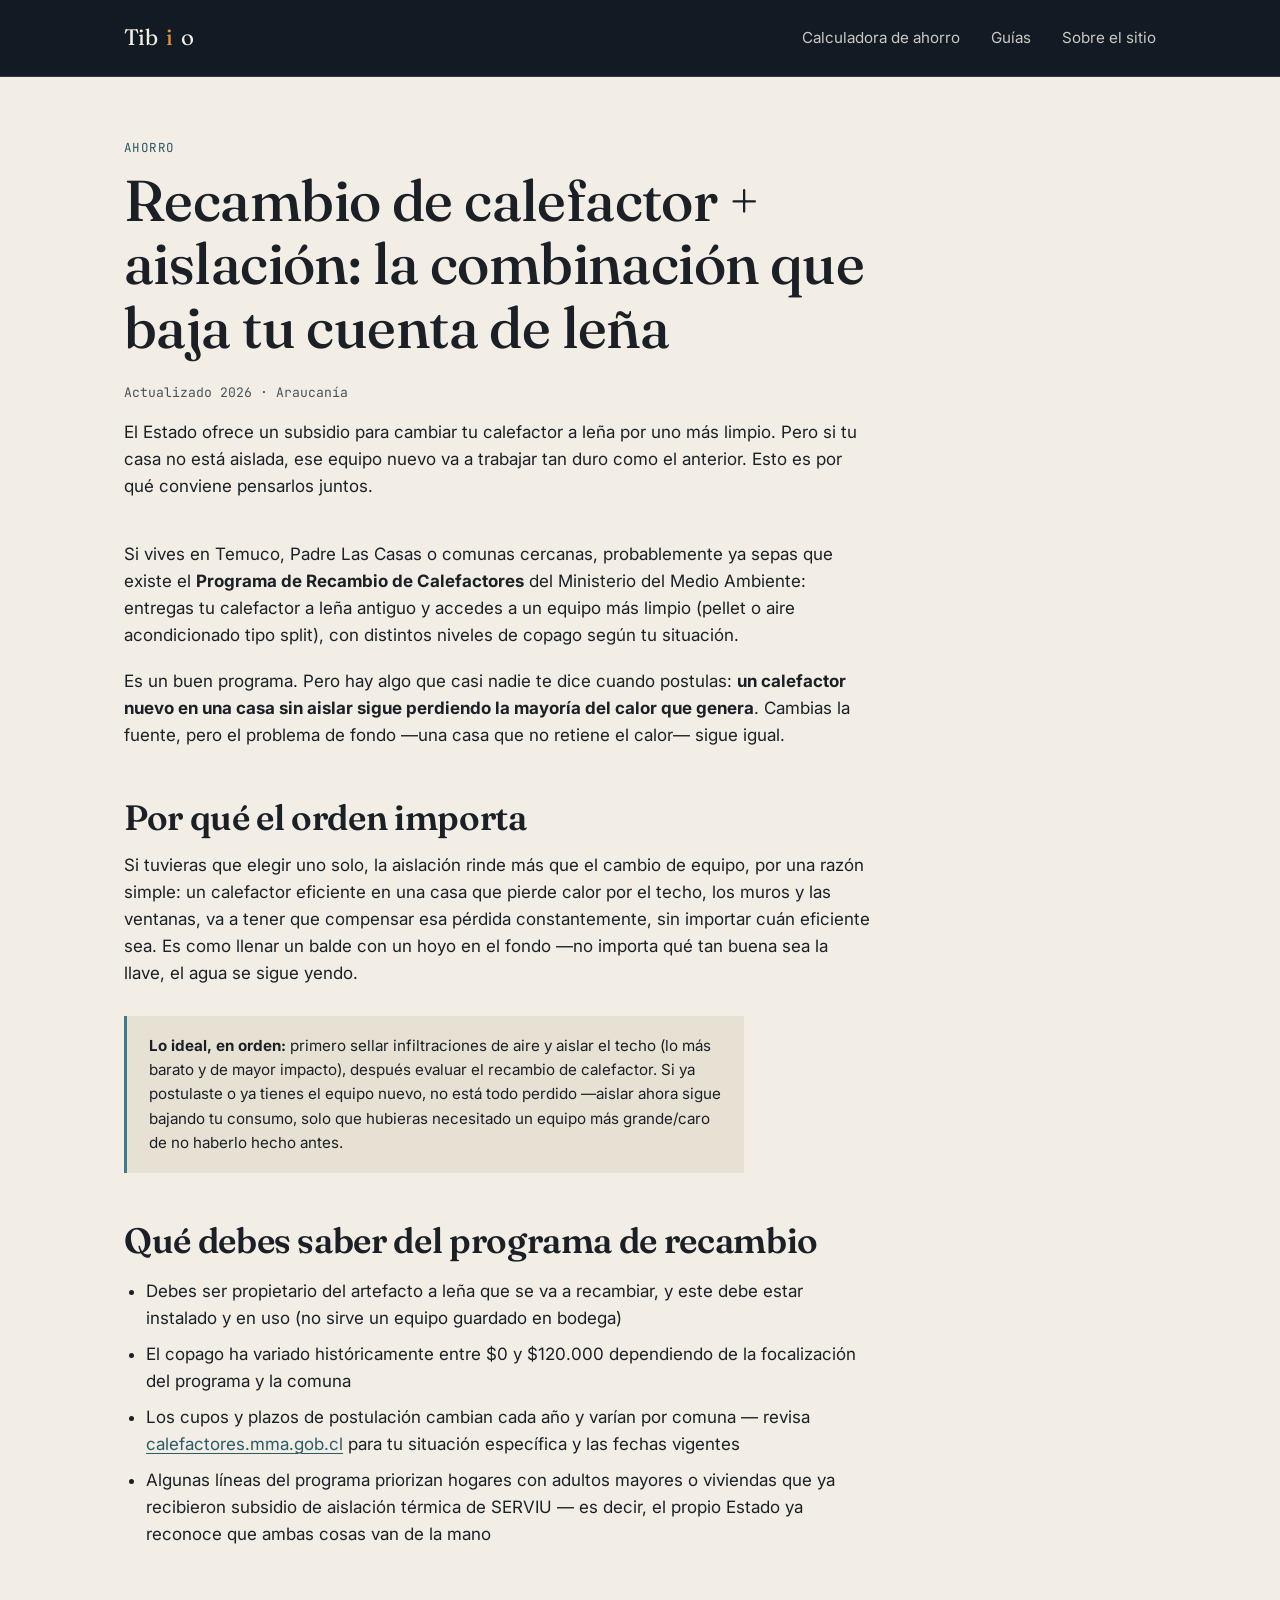
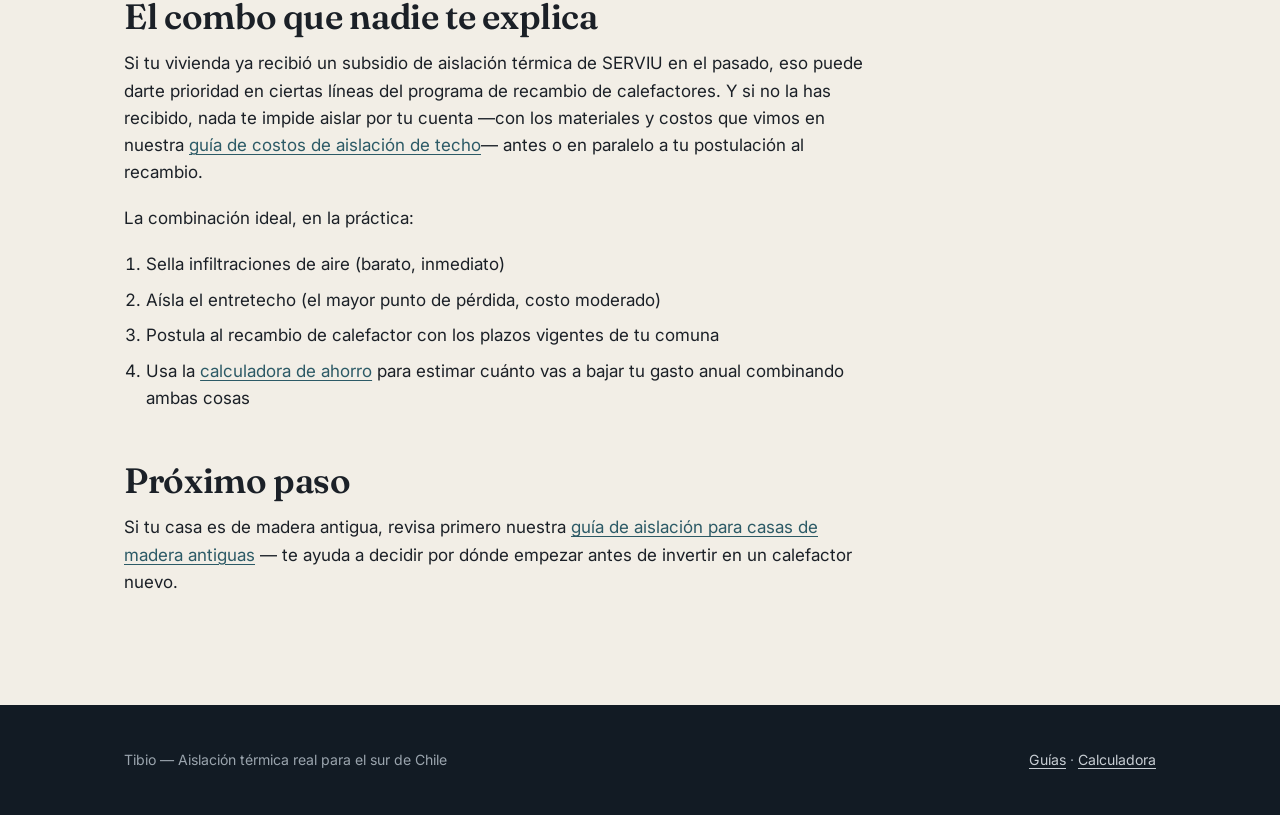
<file: blog/recambio-calefactor-aislacion.html>
<!DOCTYPE html>
<html lang="es">
<head>
<meta charset="UTF-8">
<meta name="viewport" content="width=device-width, initial-scale=1">
<title>Recambio de calefactor + aislación: la combinación que baja tu cuenta de leña — Tibio</title>
<meta name="description" content="Cómo combinar el Programa de Recambio de Calefactores del Ministerio del Medio Ambiente con aislación térmica para maximizar el ahorro en calefacción en el sur de Chile.">
<link rel="canonical" href="https://tibio.cl/blog/recambio-calefactor-aislacion.html">
<link rel="icon" href="data:image/svg+xml,<svg xmlns=%22http://www.w3.org/2000/svg%22 viewBox=%220 0 100 100%22><text y=%22.9em%22 font-size=%2290%22>🔥</text></svg>">

<meta property="og:type" content="article">
<meta property="og:title" content="Recambio de calefactor + aislación: la combinación que baja tu cuenta de leña">
<meta property="og:description" content="Cómo combinar el subsidio de recambio de calefactores con aislación térmica para maximizar el ahorro.">
<meta property="og:url" content="https://tibio.cl/blog/recambio-calefactor-aislacion.html">
<meta property="og:image" content="https://tibio.cl/images/og-cover.png">
<meta property="og:locale" content="es_CL">
<meta name="twitter:card" content="summary_large_image">

<link rel="preconnect" href="https://fonts.googleapis.com">
<link rel="preconnect" href="https://fonts.gstatic.com" crossorigin>
<link rel="stylesheet" href="../css/styles.css">

<script type="application/ld+json">
{
  "@context": "https://schema.org",
  "@type": "Article",
  "headline": "Recambio de calefactor + aislación: la combinación que baja tu cuenta de leña",
  "description": "Cómo combinar el Programa de Recambio de Calefactores con aislación térmica para maximizar el ahorro en el sur de Chile.",
  "author": { "@type": "Organization", "name": "Tibio" },
  "publisher": { "@type": "Organization", "name": "Tibio" },
  "datePublished": "2026-07-05",
  "dateModified": "2026-07-05",
  "inLanguage": "es-CL",
  "mainEntityOfPage": "https://tibio.cl/blog/recambio-calefactor-aislacion.html"
}
</script>
</head>
<body>

<header class="site">
  <div class="wrap">
    <a href="../index.html" class="logo">Tib<em>i</em>o</a>
    <nav class="site">
      <a href="../calculadora.html">Calculadora de ahorro</a>
      <a href="index.html">Guías</a>
      <a href="../index.html#sobre">Sobre el sitio</a>
    </nav>
  </div>
</header>

<script src="../js/afiliados.js"></script>

<article class="post">
  <div class="wrap">
    <div class="post-header">
      <span class="eyebrow">Ahorro</span>
      <h1>Recambio de calefactor + aislación: la combinación que baja tu cuenta de leña</h1>
      <div class="post-meta-line">Actualizado 2026 · Araucanía</div>
      <p class="lede">El Estado ofrece un subsidio para cambiar tu calefactor a leña por uno más limpio. Pero si tu casa no está aislada, ese equipo nuevo va a trabajar tan duro como el anterior. Esto es por qué conviene pensarlos juntos.</p>
    </div>

    <p>Si vives en Temuco, Padre Las Casas o comunas cercanas, probablemente ya sepas que existe el <strong>Programa de Recambio de Calefactores</strong> del Ministerio del Medio Ambiente: entregas tu calefactor a leña antiguo y accedes a un equipo más limpio (pellet o aire acondicionado tipo split), con distintos niveles de copago según tu situación.</p>

    <p>Es un buen programa. Pero hay algo que casi nadie te dice cuando postulas: <strong>un calefactor nuevo en una casa sin aislar sigue perdiendo la mayoría del calor que genera</strong>. Cambias la fuente, pero el problema de fondo —una casa que no retiene el calor— sigue igual.</p>

    <h2>Por qué el orden importa</h2>
    <p>Si tuvieras que elegir uno solo, la aislación rinde más que el cambio de equipo, por una razón simple: un calefactor eficiente en una casa que pierde calor por el techo, los muros y las ventanas, va a tener que compensar esa pérdida constantemente, sin importar cuán eficiente sea. Es como llenar un balde con un hoyo en el fondo —no importa qué tan buena sea la llave, el agua se sigue yendo.</p>

    <div class="callout">
      <strong>Lo ideal, en orden:</strong> primero sellar infiltraciones de aire y aislar el techo (lo más barato y de mayor impacto), después evaluar el recambio de calefactor. Si ya postulaste o ya tienes el equipo nuevo, no está todo perdido —aislar ahora sigue bajando tu consumo, solo que hubieras necesitado un equipo más grande/caro de no haberlo hecho antes.
    </div>

    <h2>Qué debes saber del programa de recambio</h2>
    <ul>
      <li>Debes ser propietario del artefacto a leña que se va a recambiar, y este debe estar instalado y en uso (no sirve un equipo guardado en bodega)</li>
      <li>El copago ha variado históricamente entre $0 y $120.000 dependiendo de la focalización del programa y la comuna</li>
      <li>Los cupos y plazos de postulación cambian cada año y varían por comuna — revisa <a href="https://calefactores.mma.gob.cl/" target="_blank" rel="noopener">calefactores.mma.gob.cl</a> para tu situación específica y las fechas vigentes</li>
      <li>Algunas líneas del programa priorizan hogares con adultos mayores o viviendas que ya recibieron subsidio de aislación térmica de SERVIU — es decir, el propio Estado ya reconoce que ambas cosas van de la mano</li>
    </ul>

    <h2>El combo que nadie te explica</h2>
    <p>Si tu vivienda ya recibió un subsidio de aislación térmica de SERVIU en el pasado, eso puede darte prioridad en ciertas líneas del programa de recambio de calefactores. Y si no la has recibido, nada te impide aislar por tu cuenta —con los materiales y costos que vimos en nuestra <a href="costo-aislar-techo-sur-chile.html">guía de costos de aislación de techo</a>— antes o en paralelo a tu postulación al recambio.</p>

    <p>La combinación ideal, en la práctica:</p>
    <ol>
      <li>Sella infiltraciones de aire (barato, inmediato)</li>
      <li>Aísla el entretecho (el mayor punto de pérdida, costo moderado)</li>
      <li>Postula al recambio de calefactor con los plazos vigentes de tu comuna</li>
      <li>Usa la <a href="../calculadora.html">calculadora de ahorro</a> para estimar cuánto vas a bajar tu gasto anual combinando ambas cosas</li>
    </ol>

    <h2>Próximo paso</h2>
    <p>Si tu casa es de madera antigua, revisa primero nuestra <a href="aislacion-casas-madera-antiguas.html">guía de aislación para casas de madera antiguas</a> — te ayuda a decidir por dónde empezar antes de invertir en un calefactor nuevo.</p>
  </div>
</article>

<footer class="site">
  <div class="wrap">
    <div>Tibio — Aislación térmica real para el sur de Chile</div>
    <div><a href="index.html">Guías</a> · <a href="../calculadora.html">Calculadora</a></div>
  </div>
</footer>

</body>
</html>
</file>
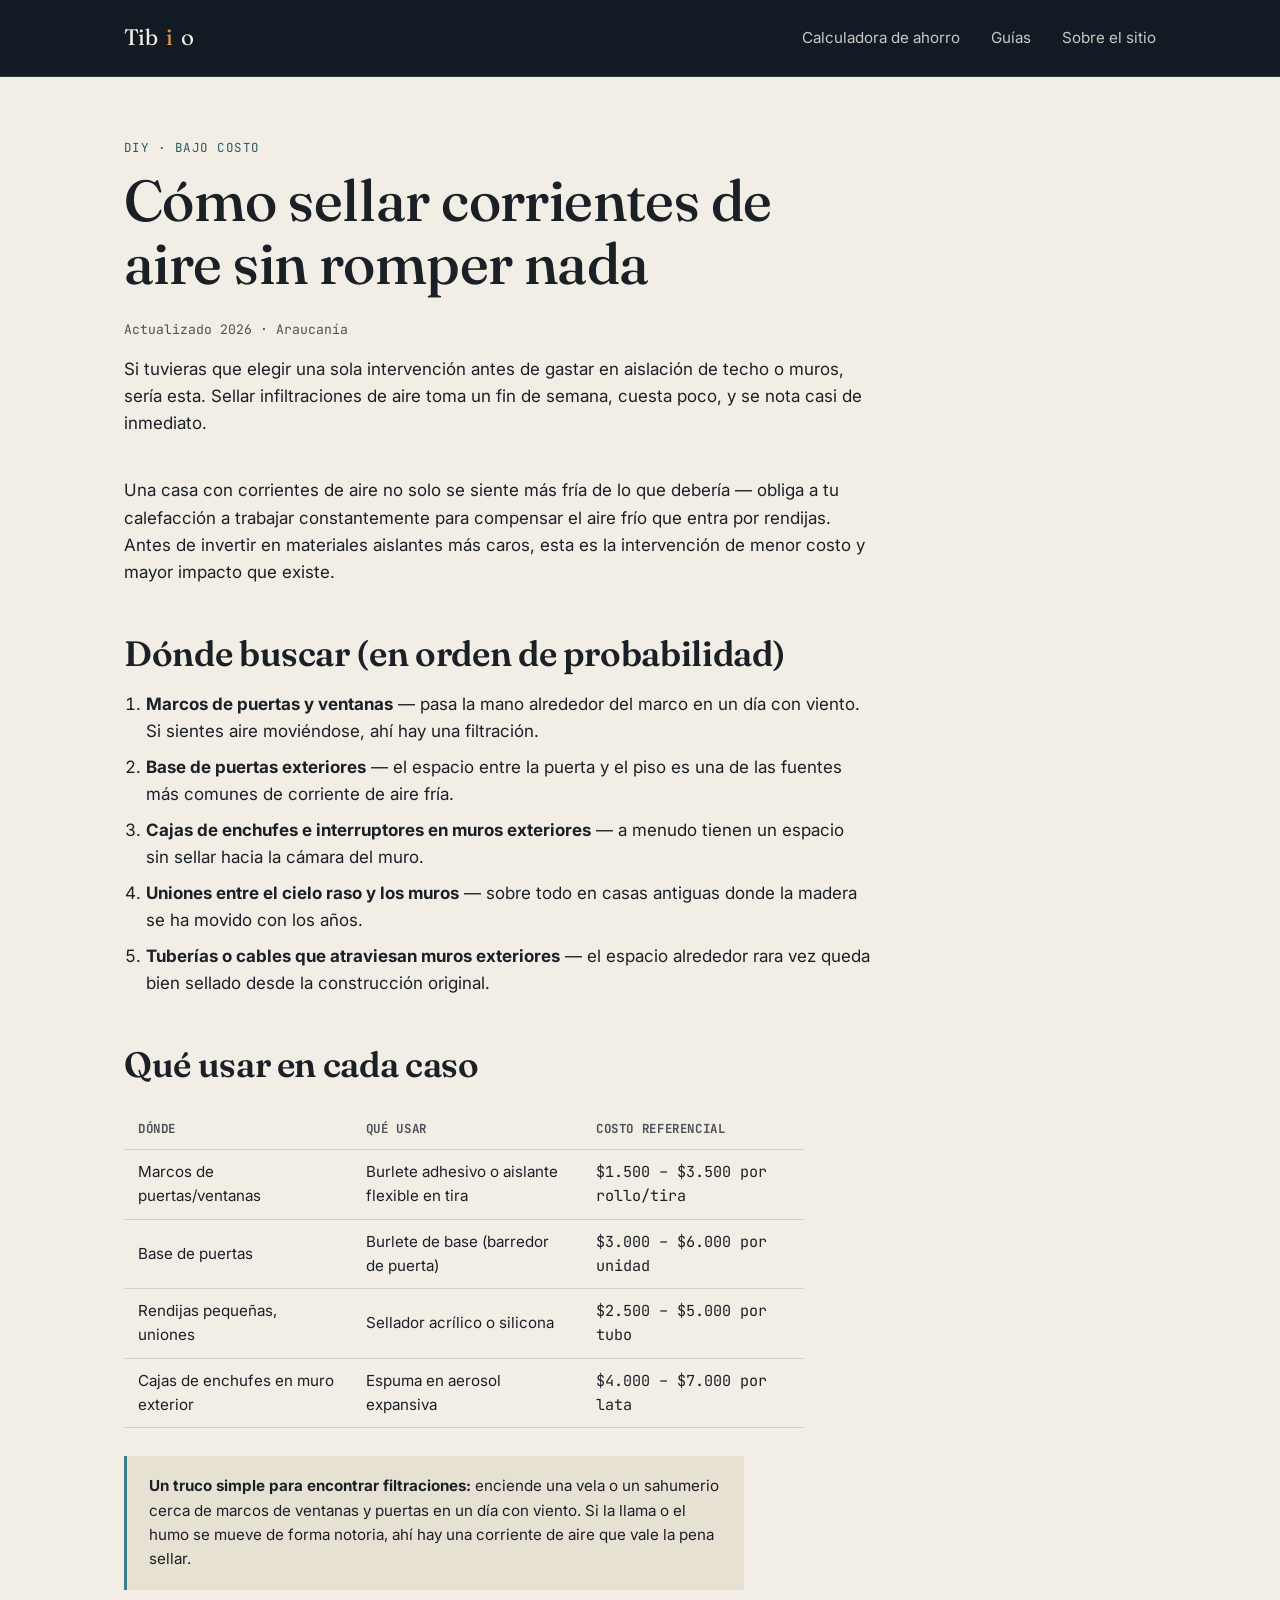
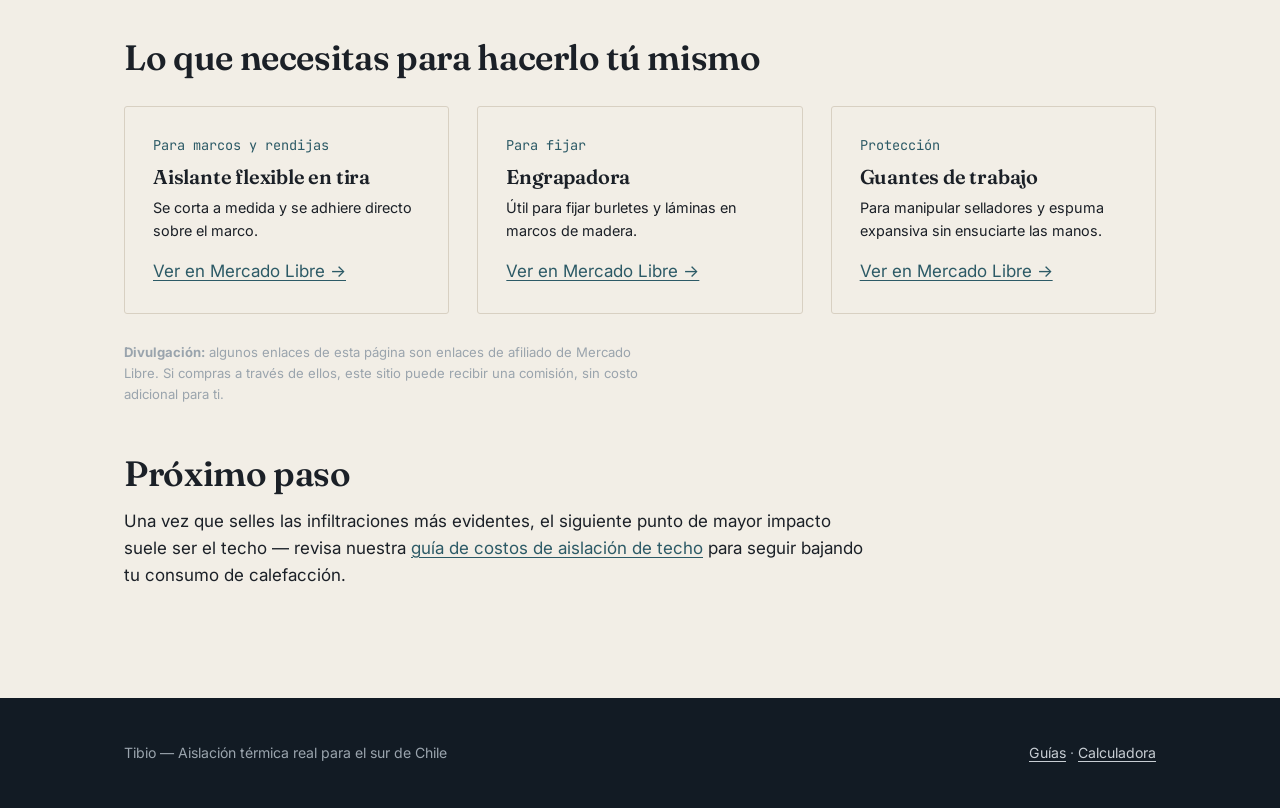
<file: blog/sellar-corrientes-de-aire.html>
<!DOCTYPE html>
<html lang="es">
<head>
<meta charset="UTF-8">
<meta name="viewport" content="width=device-width, initial-scale=1">
<title>Cómo sellar corrientes de aire sin romper nada — Tibio</title>
<meta name="description" content="Guía paso a paso para sellar corrientes de aire en puertas, ventanas y rendijas de tu casa, la intervención más barata y de mayor impacto antes de invertir en aislación.">
<link rel="canonical" href="https://tibio.cl/blog/sellar-corrientes-de-aire.html">
<link rel="icon" href="data:image/svg+xml,<svg xmlns=%22http://www.w3.org/2000/svg%22 viewBox=%220 0 100 100%22><text y=%22.9em%22 font-size=%2290%22>🔥</text></svg>">

<meta property="og:type" content="article">
<meta property="og:title" content="Cómo sellar corrientes de aire sin romper nada">
<meta property="og:description" content="Guía paso a paso para sellar corrientes de aire en puertas, ventanas y rendijas de tu casa.">
<meta property="og:url" content="https://tibio.cl/blog/sellar-corrientes-de-aire.html">
<meta property="og:image" content="https://tibio.cl/images/og-cover.png">
<meta property="og:locale" content="es_CL">
<meta name="twitter:card" content="summary_large_image">

<link rel="preconnect" href="https://fonts.googleapis.com">
<link rel="preconnect" href="https://fonts.gstatic.com" crossorigin>
<link rel="stylesheet" href="../css/styles.css">

<script type="application/ld+json">
{
  "@context": "https://schema.org",
  "@type": "Article",
  "headline": "Cómo sellar corrientes de aire sin romper nada",
  "description": "Guía paso a paso para sellar corrientes de aire en puertas, ventanas y rendijas de tu casa.",
  "author": { "@type": "Organization", "name": "Tibio" },
  "publisher": { "@type": "Organization", "name": "Tibio" },
  "datePublished": "2026-07-05",
  "dateModified": "2026-07-05",
  "inLanguage": "es-CL",
  "mainEntityOfPage": "https://tibio.cl/blog/sellar-corrientes-de-aire.html"
}
</script>
</head>
<body>

<header class="site">
  <div class="wrap">
    <a href="../index.html" class="logo">Tib<em>i</em>o</a>
    <nav class="site">
      <a href="../calculadora.html">Calculadora de ahorro</a>
      <a href="index.html">Guías</a>
      <a href="../index.html#sobre">Sobre el sitio</a>
    </nav>
  </div>
</header>

<script src="../js/afiliados.js"></script>

<article class="post">
  <div class="wrap">
    <div class="post-header">
      <span class="eyebrow">DIY · Bajo costo</span>
      <h1>Cómo sellar corrientes de aire sin romper nada</h1>
      <div class="post-meta-line">Actualizado 2026 · Araucanía</div>
      <p class="lede">Si tuvieras que elegir una sola intervención antes de gastar en aislación de techo o muros, sería esta. Sellar infiltraciones de aire toma un fin de semana, cuesta poco, y se nota casi de inmediato.</p>
    </div>

    <p>Una casa con corrientes de aire no solo se siente más fría de lo que debería — obliga a tu calefacción a trabajar constantemente para compensar el aire frío que entra por rendijas. Antes de invertir en materiales aislantes más caros, esta es la intervención de menor costo y mayor impacto que existe.</p>

    <h2>Dónde buscar (en orden de probabilidad)</h2>
    <ol>
      <li><strong>Marcos de puertas y ventanas</strong> — pasa la mano alrededor del marco en un día con viento. Si sientes aire moviéndose, ahí hay una filtración.</li>
      <li><strong>Base de puertas exteriores</strong> — el espacio entre la puerta y el piso es una de las fuentes más comunes de corriente de aire fría.</li>
      <li><strong>Cajas de enchufes e interruptores en muros exteriores</strong> — a menudo tienen un espacio sin sellar hacia la cámara del muro.</li>
      <li><strong>Uniones entre el cielo raso y los muros</strong> — sobre todo en casas antiguas donde la madera se ha movido con los años.</li>
      <li><strong>Tuberías o cables que atraviesan muros exteriores</strong> — el espacio alrededor rara vez queda bien sellado desde la construcción original.</li>
    </ol>

    <h2>Qué usar en cada caso</h2>
    <table class="price-table">
      <thead>
        <tr><th>Dónde</th><th>Qué usar</th><th>Costo referencial</th></tr>
      </thead>
      <tbody>
        <tr><td>Marcos de puertas/ventanas</td><td>Burlete adhesivo o aislante flexible en tira</td><td>$1.500 – $3.500 por rollo/tira</td></tr>
        <tr><td>Base de puertas</td><td>Burlete de base (barredor de puerta)</td><td>$3.000 – $6.000 por unidad</td></tr>
        <tr><td>Rendijas pequeñas, uniones</td><td>Sellador acrílico o silicona</td><td>$2.500 – $5.000 por tubo</td></tr>
        <tr><td>Cajas de enchufes en muro exterior</td><td>Espuma en aerosol expansiva</td><td>$4.000 – $7.000 por lata</td></tr>
      </tbody>
    </table>

    <div class="callout">
      <strong>Un truco simple para encontrar filtraciones:</strong> enciende una vela o un sahumerio cerca de marcos de ventanas y puertas en un día con viento. Si la llama o el humo se mueve de forma notoria, ahí hay una corriente de aire que vale la pena sellar.
    </div>

    <h2>Lo que necesitas para hacerlo tú mismo</h2>
    <div class="grid-3" style="margin:28px 0">
      <div class="card">
        <span class="num">Para marcos y rendijas</span>
        <h3>Aislante flexible en tira</h3>
        <p style="font-size:0.9rem">Se corta a medida y se adhiere directo sobre el marco.</p>
        <a href="#" class="afiliado-link" data-producto="sellado">Ver en Mercado Libre →</a>
      </div>
      <div class="card">
        <span class="num">Para fijar</span>
        <h3>Engrapadora</h3>
        <p style="font-size:0.9rem">Útil para fijar burletes y láminas en marcos de madera.</p>
        <a href="#" class="afiliado-link" data-producto="engrapadora">Ver en Mercado Libre →</a>
      </div>
      <div class="card">
        <span class="num">Protección</span>
        <h3>Guantes de trabajo</h3>
        <p style="font-size:0.9rem">Para manipular selladores y espuma expansiva sin ensuciarte las manos.</p>
        <a href="#" class="afiliado-link" data-producto="guantes">Ver en Mercado Libre →</a>
      </div>
    </div>

    <p class="calc-disclaimer" style="max-width:68ch">
      <strong>Divulgación:</strong> algunos enlaces de esta página son enlaces de afiliado de Mercado Libre. Si compras a través de ellos, este sitio puede recibir una comisión, sin costo adicional para ti.
    </p>

    <h2>Próximo paso</h2>
    <p>Una vez que selles las infiltraciones más evidentes, el siguiente punto de mayor impacto suele ser el techo — revisa nuestra <a href="costo-aislar-techo-sur-chile.html">guía de costos de aislación de techo</a> para seguir bajando tu consumo de calefacción.</p>
  </div>
</article>

<footer class="site">
  <div class="wrap">
    <div>Tibio — Aislación térmica real para el sur de Chile</div>
    <div><a href="index.html">Guías</a> · <a href="../calculadora.html">Calculadora</a></div>
  </div>
</footer>

</body>
</html>
</file>
<file: css/styles.css>
/* ============================================
   Tibio — sistema de diseño
   Paleta: noche austral + resplandor interior
   ============================================ */

@import url('https://fonts.googleapis.com/css2?family=Fraunces:opsz,wght@9..144,400..700&family=Inter:wght@400;500;600;700&family=JetBrains+Mono:wght@400;600&display=swap');

:root{
  --ink:        #1B2027;
  --ink-soft:   #4B5259;
  --paper:      #F2EEE6;
  --paper-dim:  #E7E1D4;
  --night:      #121B24;
  --night-soft: #1C2732;
  --lake:       #3E7C8C;
  --lake-dim:   #2C5A66;
  --ember:      #E2933E;
  --ember-soft: #F4C98A;
  --line:       #D8D0C2;
  --line-dark:  #2C3945;

  --font-display: 'Fraunces', Georgia, serif;
  --font-body: 'Inter', -apple-system, sans-serif;
  --font-mono: 'JetBrains Mono', monospace;

  --radius: 3px;
}

*{ box-sizing: border-box; }

html{ scroll-behavior: smooth; }

body{
  margin:0;
  background: var(--paper);
  color: var(--ink);
  font-family: var(--font-body);
  font-size: 17px;
  line-height: 1.6;
  -webkit-font-smoothing: antialiased;
}

h1,h2,h3{
  font-family: var(--font-display);
  font-weight: 600;
  line-height: 1.1;
  margin: 0 0 0.4em;
  letter-spacing: -0.01em;
}

h1{ font-size: clamp(2.2rem, 5vw, 3.6rem); font-weight: 500; }
h2{ font-size: clamp(1.6rem, 3vw, 2.2rem); }
h3{ font-size: 1.25rem; }

p{ margin: 0 0 1.1em; max-width: 68ch; }

a{ color: var(--lake-dim); text-decoration-thickness: 1px; text-underline-offset: 3px; }
a:hover{ color: var(--ember); }

a:focus-visible, button:focus-visible, input:focus-visible, select:focus-visible{
  outline: 2px solid var(--lake);
  outline-offset: 3px;
}

.wrap{
  max-width: 1080px;
  margin: 0 auto;
  padding: 0 24px;
}

.eyebrow{
  font-family: var(--font-mono);
  font-size: 0.78rem;
  letter-spacing: 0.12em;
  text-transform: uppercase;
  color: var(--lake-dim);
  display: inline-block;
  margin-bottom: 0.9em;
}

/* ---------- Header ---------- */
header.site{
  background: var(--night);
  color: var(--paper);
  padding: 20px 0;
  border-bottom: 1px solid var(--line-dark);
}
header.site .wrap{
  display:flex; align-items:center; justify-content:space-between;
  flex-wrap: wrap; gap: 12px;
}
.logo{
  font-family: var(--font-display);
  font-size: 1.4rem;
  color: var(--paper);
  text-decoration: none;
  display:flex; align-items:baseline; gap:8px;
}
.logo em{
  font-style: normal;
  color: var(--ember);
}
nav.site a{
  color: var(--paper);
  opacity: 0.82;
  text-decoration: none;
  margin-left: 26px;
  font-size: 0.95rem;
}
nav.site a:hover{ opacity: 1; color: var(--ember-soft); }

/* ---------- Hero ---------- */
.hero{
  background: var(--night);
  color: var(--paper);
  padding: 64px 0 0;
  overflow: hidden;
}
.hero .wrap{
  display:grid;
  grid-template-columns: 1.1fr 1fr;
  gap: 40px;
  align-items:center;
}
@media (max-width: 820px){
  .hero .wrap{ grid-template-columns: 1fr; }
}
.hero h1{ color: var(--paper); }
.hero .lede{
  color: #C7CDD3;
  font-size: 1.15rem;
  max-width: 46ch;
}
.hero-actions{ display:flex; gap:14px; flex-wrap: wrap; margin-top: 8px; }

.btn{
  display:inline-block;
  font-family: var(--font-body);
  font-weight: 600;
  font-size: 0.95rem;
  padding: 13px 22px;
  border-radius: var(--radius);
  text-decoration: none;
  border: 1px solid transparent;
  transition: transform 0.15s ease;
}
.btn:hover{ transform: translateY(-1px); }
.btn-ember{ background: var(--ember); color: var(--night); }
.btn-ember:hover{ background: var(--ember-soft); color: var(--night); }
.btn-outline{ border-color: rgba(242,238,230,0.4); color: var(--paper); }
.btn-outline:hover{ border-color: var(--ember-soft); color: var(--ember-soft); }

/* ---------- Diagrama de casa (elemento firma) ---------- */
.house-diagram{ width:100%; max-width: 480px; margin: 0 auto; display:block; }
.house-diagram .loss-label{
  font-family: var(--font-mono);
  font-size: 11px;
  fill: #C7CDD3;
}
.house-diagram .loss-pct{
  font-family: var(--font-mono);
  font-weight: 600;
  font-size: 15px;
  fill: var(--ember-soft);
}
.house-diagram .heat-path{
  stroke: var(--ember);
  stroke-width: 2;
  fill: none;
  stroke-dasharray: 5 5;
  opacity: 0.85;
}
.house-diagram .house-line{ stroke: #7C8792; stroke-width: 1.6; fill: none; }
.house-diagram .house-fill{ fill: var(--night-soft); }

/* ---------- Secciones ---------- */
section{ padding: 72px 0; }
.section-alt{ background: var(--paper-dim); }

.grid-3{
  display:grid;
  grid-template-columns: repeat(3, 1fr);
  gap: 28px;
}
@media (max-width: 780px){ .grid-3{ grid-template-columns: 1fr; } }

.card{
  background: var(--paper);
  border: 1px solid var(--line);
  border-radius: var(--radius);
  padding: 28px;
}
.card .num{
  font-family: var(--font-mono);
  color: var(--lake-dim);
  font-size: 0.85rem;
  display:block;
  margin-bottom: 10px;
}

/* ---------- Artículos / listado ---------- */
.post-list{ display:flex; flex-direction:column; gap: 0; }
.post-row{
  display:flex; justify-content:space-between; align-items:baseline;
  gap: 20px;
  padding: 22px 0;
  border-bottom: 1px solid var(--line);
  text-decoration:none;
  color: var(--ink);
}
.post-row:hover .post-title{ color: var(--lake-dim); }
.post-row .post-title{ font-family: var(--font-display); font-size: 1.15rem; }
.post-row .post-meta{ font-family: var(--font-mono); font-size: 0.8rem; color: var(--ink-soft); white-space:nowrap; }

/* ---------- Artículo individual ---------- */
article.post{ padding: 56px 0 90px; }
article.post .post-header{ max-width: 68ch; margin-bottom: 40px; }
article.post .post-meta-line{
  font-family: var(--font-mono); font-size: 0.82rem; color: var(--ink-soft);
  margin-bottom: 16px;
}
article.post h2{ margin-top: 1.4em; }
article.post ul, article.post ol{ max-width: 68ch; padding-left: 1.3em; }
article.post li{ margin-bottom: 0.5em; }
.callout{
  background: var(--paper-dim);
  border-left: 3px solid var(--lake);
  padding: 18px 22px;
  max-width: 62ch;
  margin: 28px 0;
  font-size: 0.95rem;
}
.price-table{ width:100%; max-width: 68ch; border-collapse: collapse; margin: 24px 0; font-size:0.95rem; }
.price-table th, .price-table td{ text-align:left; padding: 10px 14px; border-bottom:1px solid var(--line); }
.price-table th{ font-family: var(--font-mono); font-size:0.78rem; text-transform:uppercase; letter-spacing:0.05em; color: var(--ink-soft); }
.price-table td:last-child, .price-table th:last-child{ font-family: var(--font-mono); }

/* ---------- Calculadora ---------- */
.calc-box{
  background: var(--night);
  color: var(--paper);
  border-radius: 6px;
  padding: 40px;
  max-width: 720px;
}
.calc-row{ display:grid; grid-template-columns: 1fr 1fr; gap:20px; margin-bottom:20px; }
@media (max-width:600px){ .calc-row{ grid-template-columns: 1fr; } }
.calc-field label{
  display:block; font-family: var(--font-mono); font-size:0.78rem;
  text-transform:uppercase; letter-spacing:0.06em; color:#9AA4AD; margin-bottom:8px;
}
.calc-field input, .calc-field select{
  width:100%; padding:12px 14px; font-family: var(--font-body); font-size:1rem;
  background: var(--night-soft); border:1px solid var(--line-dark); color: var(--paper);
  border-radius: var(--radius);
}
.calc-result{
  margin-top: 28px; padding-top: 24px; border-top:1px solid var(--line-dark);
}
.calc-result .big-number{
  font-family: var(--font-mono); font-size: 2.6rem; color: var(--ember-soft); font-weight:600;
  line-height:1;
}
.calc-result .big-label{ font-size:0.9rem; color:#9AA4AD; margin-top:6px; }
.calc-disclaimer{ font-size: 0.82rem; color:#9AA4AD; margin-top:18px; max-width:60ch; }

/* ---------- Footer ---------- */
footer.site{
  background: var(--night);
  color: #9AA4AD;
  padding: 44px 0;
  font-size: 0.88rem;
}
footer.site a{ color: #C7CDD3; }
footer.site .wrap{ display:flex; justify-content:space-between; flex-wrap:wrap; gap:16px; }
</file>
